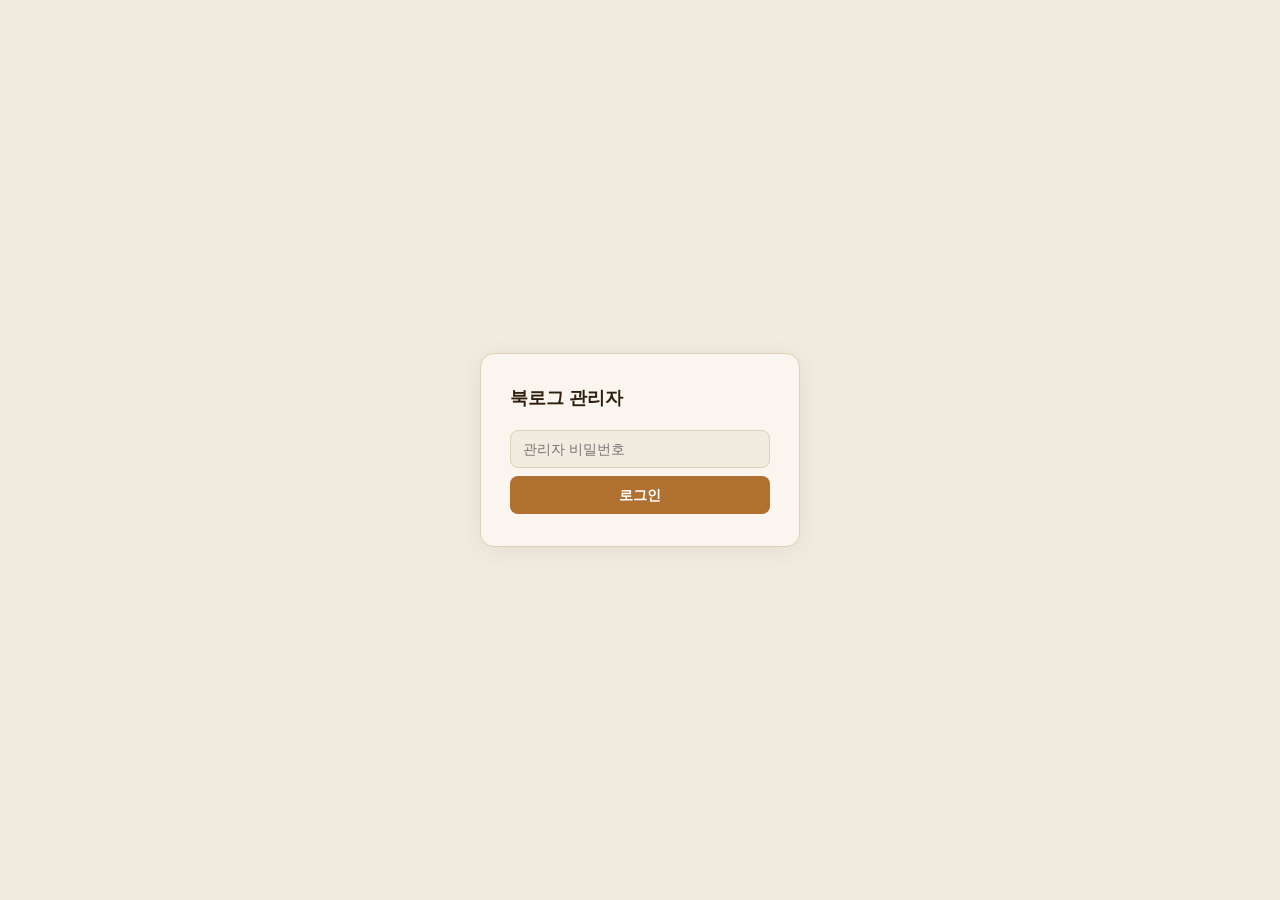
<file: admin.html>
<!DOCTYPE html>
<html lang="ko">
<head>
  <meta charset="UTF-8">
  <meta name="viewport" content="width=device-width, initial-scale=1.0">
  <title>북로그 관리자</title>
  <link rel="icon" type="image/svg+xml" href="favicon.svg">
  <style>
    *, *::before, *::after { box-sizing: border-box; }
    :root {
      --bg: #f2ece0; --card: #faf6ef; --border: #ddd0b8; --border2: #c8bca4;
      --acc: #b07030; --tx1: #2e1f0e; --tx2: #6b4c2a; --tx3: #a08c72;
      --ff: 'Apple SD Gothic Neo', 'Noto Sans KR', sans-serif;
    }
    body { margin: 0; background: var(--bg); font-family: var(--ff); color: var(--tx1); min-height: 100vh; }

    /* 로그인 */
    #login-screen { display: flex; align-items: center; justify-content: center; min-height: 100vh; padding: 1rem; }
    .login-card { background: var(--card); border: 1px solid var(--border); border-radius: 14px; padding: 2rem 1.8rem; width: 100%; max-width: 320px; box-shadow: 0 4px 24px rgba(70,40,10,.09); }
    .login-card h2 { margin: 0 0 1.3rem; font-size: 1.1rem; color: var(--tx1); }
    .input { width: 100%; padding: .6rem .75rem; border: 1.5px solid var(--border); border-radius: 8px; font-size: .88rem; font-family: var(--ff); background: var(--bg); color: var(--tx1); outline: none; margin-bottom: .55rem; }
    .input:focus { border-color: var(--acc); }
    .btn { width: 100%; padding: .6rem; border: none; border-radius: 8px; background: var(--acc); color: #fff; font-size: .9rem; font-family: var(--ff); font-weight: 600; cursor: pointer; transition: opacity .15s; }
    .btn:hover { opacity: .88; }
    .btn:disabled { opacity: .5; cursor: default; }
    .err { font-size: .72rem; color: #b8001f; margin-bottom: .4rem; }

    /* 관리 화면 */
    #admin-screen { display: none; padding: 1.2rem 1rem 3rem; max-width: 960px; margin: 0 auto; }
    .admin-header { display: flex; justify-content: space-between; align-items: center; margin-bottom: 1rem; }
    .admin-header h1 { margin: 0; font-size: 1.1rem; color: var(--tx1); }
    .btn-sm { padding: .3rem .7rem; border: 1px solid var(--border2); border-radius: 6px; background: none; font-size: .72rem; font-family: var(--ff); color: var(--tx3); cursor: pointer; transition: all .13s; }
    .btn-sm:hover { border-color: var(--acc); color: var(--acc); }

    /* 탭 */
    .tab-bar { display: flex; gap: 0; border-bottom: 2px solid var(--border); margin-bottom: 1.2rem; }
    .tab-btn { padding: .55rem 1.1rem; border: none; background: none; font-size: .82rem; font-family: var(--ff); color: var(--tx3); cursor: pointer; border-bottom: 2px solid transparent; margin-bottom: -2px; transition: all .13s; }
    .tab-btn.on { color: var(--acc); border-bottom-color: var(--acc); font-weight: 600; }
    .tab-btn:hover:not(.on) { color: var(--tx2); }

    /* 공통 컨트롤 */
    .filter-row { display: flex; gap: .4rem; margin-bottom: .75rem; flex-wrap: wrap; align-items: center; }
    .filter-btn { padding: .28rem .7rem; border: 1.5px solid var(--border); border-radius: 20px; background: none; font-size: .72rem; font-family: var(--ff); color: var(--tx3); cursor: pointer; transition: all .13s; }
    .filter-btn.on { border-color: var(--acc); color: var(--acc); background: #fff8f0; font-weight: 600; }
    .search-bar { display: flex; gap: .4rem; margin-bottom: 1rem; align-items: center; }
    .search-bar input { flex: 1; padding: .42rem .75rem; border: 1.5px solid var(--border); border-radius: 20px; font-size: .8rem; font-family: var(--ff); background: var(--card); color: var(--tx1); outline: none; }
    .search-bar input:focus { border-color: var(--acc); }
    .search-bar button { padding: .4rem .9rem; border: none; border-radius: 20px; background: var(--acc); color: #fff; font-size: .75rem; font-family: var(--ff); font-weight: 600; cursor: pointer; white-space: nowrap; }
    .search-clear { padding: .4rem .7rem; border: 1px solid var(--border2); border-radius: 20px; background: none; font-size: .75rem; font-family: var(--ff); color: var(--tx3); cursor: pointer; }
    .stats-row { display: flex; gap: .6rem; margin-bottom: 1.1rem; flex-wrap: wrap; }
    .stat-chip { background: var(--card); border: 1px solid var(--border); border-radius: 8px; padding: .45rem .8rem; font-size: .72rem; color: var(--tx2); }
    .stat-chip b { font-size: .88rem; color: var(--tx1); display: block; }
    .search-hint { font-size: .72rem; color: var(--acc); margin-left: .3rem; }

    /* 테이블 */
    table { width: 100%; border-collapse: collapse; background: var(--card); border-radius: 10px; overflow: hidden; }
    th { padding: .5rem .7rem; font-size: .67rem; letter-spacing: .04em; text-transform: uppercase; color: var(--tx3); font-weight: 600; background: var(--bg); text-align: left; border-bottom: 1px solid var(--border); }
    td { padding: .55rem .7rem; font-size: .78rem; border-bottom: 1px solid var(--border); vertical-align: middle; }
    tr:last-child td { border-bottom: none; }
    tr:hover td { background: #fffaf5; }
    .badge { display: inline-block; padding: .12rem .45rem; border-radius: 4px; font-size: .65rem; font-weight: 600; letter-spacing: .03em; }
    .badge-pending { background: #fff3cd; color: #856404; }
    .badge-confirmed { background: #d1e7dd; color: #0a5d2a; }
    .badge-cancelled { background: #f8d7da; color: #842029; }
    .badge-admin { background: #b07030; color: #fff; }
    .badge-user { background: #e8dcc8; color: #6b4c2a; }
    .badge-restricted { background: #f8d7da; color: #842029; font-weight: 700; }
    .badge-ok { background: #d1e7dd; color: #0a5d2a; }
    .badge-no { background: #f8d7da; color: #842029; }
    .code-cell { font-family: monospace; font-weight: 700; letter-spacing: .08em; color: var(--acc); }
    .plan-name { font-size: .72rem; color: var(--tx2); }
    .amt { font-weight: 700; color: var(--tx1); }
    .empty { text-align: center; padding: 2.5rem; font-size: .82rem; color: var(--tx3); }
    .loading { text-align: center; padding: 2rem; font-size: .82rem; color: var(--tx3); }

    /* 버튼류 */
    .btn-confirm { padding: .3rem .65rem; border: none; border-radius: 6px; background: var(--acc); color: #fff; font-size: .72rem; font-family: var(--ff); font-weight: 600; cursor: pointer; white-space: nowrap; transition: opacity .15s; }
    .btn-confirm:hover { opacity: .85; }
    .btn-confirm:disabled { opacity: .45; cursor: default; }
    .btn-danger { padding: .3rem .65rem; border: none; border-radius: 6px; background: #c0392b; color: #fff; font-size: .72rem; font-family: var(--ff); font-weight: 600; cursor: pointer; white-space: nowrap; transition: opacity .15s; }
    .btn-danger:hover { opacity: .85; }
    .btn-danger:disabled { opacity: .45; cursor: default; }
    .btn-ghost { padding: .28rem .55rem; border: 1px solid var(--border2); border-radius: 6px; background: none; font-size: .72rem; font-family: var(--ff); color: var(--tx2); cursor: pointer; white-space: nowrap; transition: all .13s; }
    .btn-ghost:hover { border-color: var(--acc); color: var(--acc); }
    .btn-ghost:disabled { opacity: .4; cursor: default; }
    .action-cell { display: flex; gap: .3rem; flex-wrap: wrap; }

    /* 페이지네이션 */
    .pagination { display: flex; justify-content: center; align-items: center; gap: .35rem; margin-top: .9rem; flex-wrap: wrap; }
    .pg-btn { padding: .28rem .6rem; border: 1px solid var(--border); border-radius: 6px; background: var(--card); font-size: .75rem; font-family: var(--ff); color: var(--tx2); cursor: pointer; transition: all .12s; }
    .pg-btn:hover { border-color: var(--acc); color: var(--acc); }
    .pg-btn.on { background: var(--acc); color: #fff; border-color: var(--acc); font-weight: 600; }
    .pg-btn:disabled { opacity: .35; cursor: default; }

    /* DM 모달 */
    .modal-overlay { position: fixed; inset: 0; background: rgba(0,0,0,.35); display: none; align-items: center; justify-content: center; z-index: 100; padding: 1rem; }
    .modal-overlay.open { display: flex; }
    .modal-box { background: var(--card); border-radius: 12px; padding: 1.4rem 1.3rem; width: 100%; max-width: 360px; box-shadow: 0 8px 32px rgba(0,0,0,.18); }
    .modal-box h3 { margin: 0 0 .8rem; font-size: .92rem; }
    .modal-box textarea { width: 100%; border: 1.5px solid var(--border); border-radius: 8px; padding: .5rem .65rem; font-size: .82rem; font-family: var(--ff); background: var(--bg); color: var(--tx1); resize: vertical; min-height: 90px; outline: none; margin-bottom: .6rem; }
    .modal-box textarea:focus { border-color: var(--acc); }
    .modal-footer { display: flex; gap: .5rem; justify-content: flex-end; }
    .modal-footer button { padding: .38rem .85rem; border-radius: 7px; font-size: .78rem; font-family: var(--ff); cursor: pointer; font-weight: 600; border: none; }
    .modal-cancel { background: var(--bg); color: var(--tx3); border: 1px solid var(--border2) !important; }
    .modal-send { background: var(--acc); color: #fff; }

    /* 분석 차트 */
    .chart-card { background: var(--card); border: 1px solid var(--border); border-radius: 10px; padding: .85rem 1rem; margin-bottom: 1rem; }
    .chart-title { font-size: .78rem; font-weight: 700; color: var(--tx2); margin-bottom: .65rem; display: flex; justify-content: space-between; align-items: center; flex-wrap: wrap; gap: .4rem; }
    .badge-invite { background: #d4edda; color: #155724; }
    .badge-purchase { background: #cce5ff; color: #004085; }
    .badge-both { background: #e2ccff; color: #4a0082; }

    @media (max-width: 640px) {
      td, th { padding: .4rem .4rem; font-size: .72rem; }
      th:nth-child(3), td:nth-child(3),
      th:nth-child(4), td:nth-child(4) { display: none; }
    }
  </style>
</head>
<body>

<!-- 로그인 -->
<div id="login-screen">
  <div class="login-card">
    <h2>북로그 관리자</h2>
    <div id="login-err" class="err" style="display:none;"></div>
    <input type="password" id="admin-pw" class="input" placeholder="관리자 비밀번호"
      onkeydown="if(event.key==='Enter')doLogin()">
    <button class="btn" onclick="doLogin()">로그인</button>
  </div>
</div>

<!-- 관리 화면 -->
<div id="admin-screen">
  <div class="admin-header">
    <h1>북로그 관리자</h1>
    <div style="display:flex;gap:.5rem;align-items:center;">
      <button class="btn-sm" onclick="refreshCurrent()">새로고침</button>
      <button class="btn-sm" onclick="doLogout()">로그아웃</button>
    </div>
  </div>

  <!-- 탭 -->
  <div class="tab-bar">
    <button class="tab-btn on" id="tab-payment" onclick="switchTab('payment')">결제 관리</button>
    <button class="tab-btn" id="tab-users" onclick="switchTab('users')">회원 관리</button>
    <button class="tab-btn" id="tab-analytics" onclick="switchTab('analytics')">분석</button>
  </div>

  <!-- ── 결제 관리 탭 ── -->
  <div id="section-payment">
    <div id="stats-row" class="stats-row"></div>
    <div class="filter-row">
      <button class="filter-btn on" data-filter="all" onclick="setFilter('all',this)">전체</button>
      <button class="filter-btn" data-filter="pending" onclick="setFilter('pending',this)">입금 대기</button>
      <button class="filter-btn" data-filter="confirmed" onclick="setFilter('confirmed',this)">확인 완료</button>
      <button class="filter-btn" data-filter="cancelled" onclick="setFilter('cancelled',this)">취소</button>
      <span id="pay-search-hint" class="search-hint" style="display:none;"></span>
    </div>
    <div class="search-bar">
      <input type="text" id="pay-search-input" placeholder="이메일 또는 입금코드 검색…"
        onkeydown="if(event.key==='Enter')doPaySearch()"
        oninput="if(!this.value.trim())clearPaySearch()">
      <button onclick="doPaySearch()">검색</button>
      <button class="search-clear" id="pay-clear-btn" style="display:none;" onclick="clearPaySearch()">✕ 초기화</button>
    </div>
    <div id="pay-table-wrap"><div class="loading">불러오는 중…</div></div>
    <div id="pay-pagination" class="pagination"></div>
  </div>

  <!-- ── 회원 관리 탭 ── -->
  <div id="section-users" style="display:none;">
    <div id="user-stats-row" class="stats-row"></div>
    <div class="search-bar">
      <input type="text" id="user-search-input" placeholder="이메일 또는 닉네임 검색…"
        oninput="filterUsers()">
      <span id="user-search-hint" class="search-hint" style="display:none;"></span>
    </div>
    <div id="user-table-wrap"><div class="loading">불러오는 중…</div></div>
    <div id="user-pagination" class="pagination"></div>
  </div>

  <!-- ── 분석 탭 ── -->
  <div id="section-analytics" style="display:none;">
    <div id="analytics-stats-row" class="stats-row"></div>

    <div class="chart-card">
      <div class="chart-title">가입 경로 분석</div>
      <div id="chart-join-type"><div class="loading">불러오는 중…</div></div>
    </div>

    <div class="chart-card">
      <div class="chart-title">
        <span>가입 추이</span>
        <span style="display:flex;gap:.3rem;">
          <button class="filter-btn on" id="trend-btn-day" onclick="setTrend('day',this)">일간 30일</button>
          <button class="filter-btn" id="trend-btn-month" onclick="setTrend('month',this)">월간 12개월</button>
          <button class="filter-btn" id="trend-btn-year" onclick="setTrend('year',this)">연간</button>
        </span>
      </div>
      <div id="chart-trend"></div>
    </div>

    <div class="chart-card">
      <div class="chart-title">가입 시간대 분포 (KST 기준)</div>
      <div id="chart-hour"></div>
    </div>

    <!-- ── 활동량 분석 구분선 ── -->
    <div style="display:flex;align-items:center;gap:.65rem;margin:1.3rem 0 .8rem;">
      <div style="flex:1;height:1px;background:var(--border);"></div>
      <span style="font-size:.7rem;font-weight:700;color:var(--tx3);letter-spacing:.08em;white-space:nowrap;">📊 활동량 분석</span>
      <div style="flex:1;height:1px;background:var(--border);"></div>
    </div>

    <div id="activity-stats-row" class="stats-row"></div>

    <!-- 접속 시간대 (last_sign_in_at 기반, 즉시 표시) -->
    <div class="chart-card">
      <div class="chart-title">접속 시간대 분포 (KST, 최근 로그인 기준)</div>
      <div id="chart-login-hour"><div class="loading">불러오는 중…</div></div>
    </div>

    <!-- 활동 시간대 (Edge Function) -->
    <div class="chart-card">
      <div class="chart-title">
        <span>활동 시간대 분포 (KST)</span>
        <span style="display:flex;gap:.3rem;">
          <button class="filter-btn on" id="act-btn-30" onclick="setActivityPeriod(30,this)">30일</button>
          <button class="filter-btn" id="act-btn-7" onclick="setActivityPeriod(7,this)">7일</button>
          <button class="filter-btn" id="act-btn-90" onclick="setActivityPeriod(90,this)">90일</button>
        </span>
      </div>
      <div id="chart-activity-hour"><div class="loading">불러오는 중…</div></div>
    </div>

    <!-- 요일별 활동 -->
    <div class="chart-card">
      <div class="chart-title">요일별 활동 분포</div>
      <div id="chart-activity-weekday"><div class="loading">불러오는 중…</div></div>
    </div>

    <!-- 일별 추이 (총 활동 / DAU 전환) -->
    <div class="chart-card">
      <div class="chart-title">
        <span>일별 추이</span>
        <span style="display:flex;gap:.3rem;">
          <button class="filter-btn on" id="daily-mode-total" onclick="setDailyMode('total',this)">총 활동</button>
          <button class="filter-btn" id="daily-mode-dau" onclick="setDailyMode('dau',this)">DAU</button>
        </span>
      </div>
      <div id="chart-activity-daily"><div class="loading">불러오는 중…</div></div>
    </div>

    <!-- 활동 유형 분포 -->
    <div class="chart-card">
      <div class="chart-title">활동 유형 분포 (기간 내)</div>
      <div id="chart-activity-types"><div class="loading">불러오는 중…</div></div>
    </div>

    <!-- TOP 10 활동 유저 -->
    <div class="chart-card">
      <div class="chart-title" id="top-users-title">최다 활동 유저 TOP 10</div>
      <div id="chart-top-users"><div class="loading">불러오는 중…</div></div>
    </div>
  </div>
</div>

<!-- 임시 비밀번호 모달 -->
<div class="modal-overlay" id="pw-modal">
  <div class="modal-box">
    <h3>🔐 임시 비밀번호 설정</h3>
    <div id="pw-target-label" style="font-size:.75rem;color:var(--tx3);margin-bottom:.5rem;"></div>
    <input type="text" id="pw-input" class="input" placeholder="임시 비밀번호 (6자 이상)" autocomplete="off" style="margin-bottom:.35rem;">
    <div style="font-size:.69rem;color:var(--tx3);margin-bottom:.5rem;">사용자는 로그인 후 앱에서 직접 비밀번호를 변경하도록 안내하세요.</div>
    <div id="pw-err" style="font-size:.7rem;color:#c0392b;margin-bottom:.4rem;display:none;"></div>
    <div class="modal-footer">
      <button class="modal-cancel" onclick="closePwModal()">취소</button>
      <button class="modal-send" onclick="doSetTempPw()">설정</button>
    </div>
  </div>
</div>

<!-- DM 모달 -->
<div class="modal-overlay" id="dm-modal">
  <div class="modal-box">
    <h3>📩 쪽지 보내기</h3>
    <div id="dm-target-label" style="font-size:.75rem;color:var(--tx3);margin-bottom:.5rem;"></div>
    <textarea id="dm-content" placeholder="메시지 내용…"></textarea>
    <div id="dm-err" style="font-size:.7rem;color:#c0392b;margin-bottom:.4rem;display:none;"></div>
    <div class="modal-footer">
      <button class="modal-cancel" onclick="closeDmModal()">취소</button>
      <button class="modal-send" onclick="sendDmFromAdmin()">보내기</button>
    </div>
  </div>
</div>

<script>
const SUPABASE_URL = 'https://xowlwzpoxrudgaoavkbr.supabase.co';
const SUPABASE_KEY = 'eyJhbGciOiJIUzI1NiIsInR5cCI6IkpXVCJ9.eyJpc3MiOiJzdXBhYmFzZSIsInJlZiI6Inhvd2x3enBveHJ1ZGdhb2F2a2JyIiwicm9sZSI6ImFub24iLCJpYXQiOjE3NzY2NTgxNjQsImV4cCI6MjA5MjIzNDE2NH0.Dlv8KYcQAieS1jQ9J6zjfsodco2U-m3ObuP5LXJPaVQ';
const PLAN_NAMES = { plan_a: '가입권 + 초대장 1장', plan_b: '가입권 + 초대장 2장', plan_c: '가입권 + 초대장 3장' };

const PER_PAGE = 20;
let _secret = '';
let _curTab = 'payment';

// ── 결제
let _payments = [], _filter = 'all', _paySearchQ = '', _payPage = 1;

// ── 회원
let _users = [], _userFiltered = [], _userSearchQ = '', _userPage = 1;
let _dmTarget = null;

// ── 인증
function doLogin() {
  const pw = document.getElementById('admin-pw').value.trim();
  if (!pw) return;
  _secret = pw;
  document.getElementById('login-screen').style.display = 'none';
  document.getElementById('admin-screen').style.display = 'block';
  loadPayments();
}
function doLogout() {
  _secret = ''; _payments = []; _users = [];
  document.getElementById('admin-screen').style.display = 'none';
  document.getElementById('login-screen').style.display = 'flex';
  document.getElementById('admin-pw').value = '';
}

// ── 탭 전환
function switchTab(tab) {
  _curTab = tab;
  document.querySelectorAll('.tab-btn').forEach(b => b.classList.remove('on'));
  document.getElementById('tab-' + tab).classList.add('on');
  document.getElementById('section-payment').style.display = tab === 'payment' ? '' : 'none';
  document.getElementById('section-users').style.display = tab === 'users' ? '' : 'none';
  document.getElementById('section-analytics').style.display = tab === 'analytics' ? '' : 'none';
  if (tab === 'users' && !_users.length) loadUsers();
  if (tab === 'analytics') { if (!_users.length) loadUsers(); else renderAnalytics(); }
}

function refreshCurrent() {
  if (_curTab === 'payment') loadPayments();
  else if (_curTab === 'analytics') { _activityStats = null; loadUsers(); loadActivityStats(); }
  else loadUsers();
}

// ─────────────────────────────────────────
// 결제 관리
// ─────────────────────────────────────────
async function callPayments(body) {
  return fetch(`${SUPABASE_URL}/functions/v1/admin-payments`, {
    method: 'POST',
    headers: { 'Content-Type': 'application/json', 'Authorization': `Bearer ${SUPABASE_KEY}`, 'x-admin-secret': _secret },
    body: JSON.stringify(body)
  });
}

function setFilter(f, el) {
  _filter = f; _payPage = 1;
  document.querySelectorAll('.filter-btn').forEach(b => b.classList.remove('on'));
  el.classList.add('on');
  renderPayTable();
}
function doPaySearch() {
  _paySearchQ = document.getElementById('pay-search-input').value.trim();
  _payPage = 1;
  document.getElementById('pay-clear-btn').style.display = _paySearchQ ? '' : 'none';
  renderPayTable();
}
function clearPaySearch() {
  _paySearchQ = ''; _payPage = 1;
  document.getElementById('pay-search-input').value = '';
  document.getElementById('pay-clear-btn').style.display = 'none';
  renderPayTable();
}
function getPayFiltered() {
  let list = _filter === 'all' ? _payments : _payments.filter(p => p.status === _filter);
  if (_paySearchQ) {
    const q = _paySearchQ.toLowerCase();
    list = list.filter(p => p.email?.toLowerCase().includes(q) || p.transfer_code?.toLowerCase().includes(q) || (p.codes||[]).some(c => c.toLowerCase().includes(q)));
  }
  return list;
}

async function loadPayments() {
  document.getElementById('pay-table-wrap').innerHTML = '<div class="loading">불러오는 중…</div>';
  document.getElementById('pay-pagination').innerHTML = '';
  try {
    const res = await callPayments({ action: 'list' });
    if (res.status === 401) { doLogout(); return; }
    const data = await res.json();
    if (!res.ok) throw new Error(data.error || 'fetch_failed');
    _payments = data.payments || [];
    renderPayStats();
    renderPayTable();
  } catch(e) {
    document.getElementById('pay-table-wrap').innerHTML = `<div class="empty">오류: ${e.message}</div>`;
  }
}
function renderPayStats() {
  const pending = _payments.filter(p => p.status === 'pending').length;
  const confirmed = _payments.filter(p => p.status === 'confirmed').length;
  const totalAmt = _payments.filter(p => p.status === 'confirmed').reduce((s,p) => s + p.amount, 0);
  document.getElementById('stats-row').innerHTML = `
    <div class="stat-chip"><b>${pending}</b>입금 대기</div>
    <div class="stat-chip"><b>${confirmed}</b>확인 완료</div>
    <div class="stat-chip"><b>${totalAmt.toLocaleString()}원</b>총 확인 금액</div>
    <div class="stat-chip"><b>${_payments.length}</b>전체</div>`;
}
function renderPayTable() {
  const filtered = getPayFiltered();
  const hint = document.getElementById('pay-search-hint');
  hint.style.display = _paySearchQ ? '' : 'none';
  if (_paySearchQ) hint.textContent = `"${_paySearchQ}" 검색 결과 ${filtered.length}건`;

  if (!filtered.length) {
    document.getElementById('pay-table-wrap').innerHTML = '<div class="empty">내역이 없습니다.</div>';
    document.getElementById('pay-pagination').innerHTML = '';
    return;
  }
  const totalPages = Math.ceil(filtered.length / PER_PAGE);
  if (_payPage > totalPages) _payPage = totalPages;
  const pageItems = filtered.slice((_payPage - 1) * PER_PAGE, _payPage * PER_PAGE);

  const rows = pageItems.map(p => {
    const date = new Date(p.created_at).toLocaleString('ko-KR', { month:'2-digit', day:'2-digit', hour:'2-digit', minute:'2-digit', hour12:false });
    const badge = p.status === 'pending' ? '<span class="badge badge-pending">입금 대기</span>'
      : p.status === 'confirmed' ? '<span class="badge badge-confirmed">확인 완료</span>'
      : '<span class="badge badge-cancelled">취소</span>';
    const confirmBtn = p.status === 'pending'
      ? `<button class="btn-confirm" id="cbtn-${p.id}" onclick="confirmPayment('${p.id}')">✓ 확인</button>`
      : p.status === 'confirmed'
        ? `<button class="btn-confirm" id="rbtn-${p.id}" onclick="resendEmail('${p.id}')" style="background:#6b8c6b;">📧 재발송</button>`
        : '—';
    return `<tr><td>${date}</td><td>${p.email}</td><td class="plan-name">${PLAN_NAMES[p.plan]||p.plan}</td><td class="amt">${p.amount.toLocaleString()}원</td><td class="code-cell">${p.transfer_code}</td><td>${badge}</td><td>${confirmBtn}</td></tr>`;
  }).join('');

  document.getElementById('pay-table-wrap').innerHTML = `
    <table><thead><tr><th>신청일시</th><th>이메일</th><th>플랜</th><th>금액</th><th>입금코드</th><th>상태</th><th>처리</th></tr></thead>
    <tbody>${rows}</tbody></table>`;
  renderPagination('pay', totalPages, _payPage, () => renderPayTable());
}

async function resendEmail(id) {
  const btn = document.getElementById(`rbtn-${id}`);
  if (btn) { btn.disabled = true; btn.textContent = '발송 중…'; }
  try {
    const res = await callPayments({ action: 'resend_email', payment_id: id });
    const data = await res.json();
    if (!res.ok) alert('발송 오류: ' + (data.error||res.status) + (data.detail ? '\n' + JSON.stringify(data.detail) : ''));
    else alert('이메일이 재발송되었습니다.');
  } catch(e) { alert('네트워크 오류: ' + e.message); }
  finally { if (btn) { btn.disabled = false; btn.textContent = '📧 재발송'; } }
}

async function confirmPayment(id) {
  const btn = document.getElementById(`cbtn-${id}`);
  if (btn) { btn.disabled = true; btn.textContent = '처리 중…'; }
  try {
    const res = await callPayments({ action: 'confirm', payment_id: id });
    const data = await res.json();
    if (!res.ok) { alert('오류: ' + (data.error||res.status)); if (btn) { btn.disabled = false; btn.textContent = '✓ 확인'; } return; }
    await loadPayments();
  } catch(e) { alert('네트워크 오류: ' + e.message); if (btn) { btn.disabled = false; btn.textContent = '✓ 확인'; } }
}

// ─────────────────────────────────────────
// 회원 관리
// ─────────────────────────────────────────
async function callUsers(body) {
  return fetch(`${SUPABASE_URL}/functions/v1/admin-users`, {
    method: 'POST',
    headers: { 'Content-Type': 'application/json', 'Authorization': `Bearer ${SUPABASE_KEY}`, 'x-admin-secret': _secret },
    body: JSON.stringify(body)
  });
}

async function loadUsers() {
  document.getElementById('user-table-wrap').innerHTML = '<div class="loading">불러오는 중…</div>';
  document.getElementById('user-pagination').innerHTML = '';
  try {
    const res = await callUsers({ action: 'list' });
    if (res.status === 401) { doLogout(); return; }
    const data = await res.json();
    if (!res.ok) throw new Error(data.error || 'fetch_failed');
    _users = data.users || [];
    _userFiltered = _users;
    renderUserStats();
    renderUserTable();
    if (_curTab === 'analytics') renderAnalytics();
  } catch(e) {
    document.getElementById('user-table-wrap').innerHTML = `<div class="empty">오류: ${e.message}</div>`;
  }
}

function filterUsers() {
  const q = document.getElementById('user-search-input').value.trim().toLowerCase();
  _userSearchQ = q;
  _userPage = 1;
  _userFiltered = q
    ? _users.filter(u =>
        u.email.toLowerCase().includes(q) ||
        u.display_name.toLowerCase().includes(q) ||
        (u.join_code||'').toLowerCase().includes(q))
    : _users;
  const hint = document.getElementById('user-search-hint');
  hint.style.display = q ? '' : 'none';
  if (q) hint.textContent = `${_userFiltered.length}명`;
  renderUserTable();
}

function renderUserStats() {
  const total = _users.length;
  const admins = _users.filter(u => u.role === 'admin').length;
  const confirmed = _users.filter(u => u.email_confirmed).length;
  const d = new Date(); d.setDate(d.getDate() - 7);
  const recent = _users.filter(u => new Date(u.created_at) > d).length;
  document.getElementById('user-stats-row').innerHTML = `
    <div class="stat-chip"><b>${total}</b>전체 회원</div>
    <div class="stat-chip"><b>${recent}</b>최근 7일 가입</div>
    <div class="stat-chip"><b>${confirmed}</b>이메일 인증</div>
    <div class="stat-chip"><b>${admins}</b>관리자</div>`;
}

function renderUserTable() {
  const list = _userFiltered;
  if (!list.length) {
    document.getElementById('user-table-wrap').innerHTML = '<div class="empty">회원이 없습니다.</div>';
    document.getElementById('user-pagination').innerHTML = '';
    return;
  }
  const totalPages = Math.ceil(list.length / PER_PAGE);
  if (_userPage > totalPages) _userPage = totalPages;
  const pageItems = list.slice((_userPage - 1) * PER_PAGE, _userPage * PER_PAGE);

  const rows = pageItems.map(u => {
    const joinDate = new Date(u.created_at).toLocaleDateString('ko-KR', { year:'2-digit', month:'2-digit', day:'2-digit' });
    const lastLogin = u.last_sign_in_at
      ? new Date(u.last_sign_in_at).toLocaleDateString('ko-KR', { month:'2-digit', day:'2-digit' })
      : '—';
    const roleBadge = u.role === 'admin' ? '<span class="badge badge-admin">관리자</span>'
      : u.role === 'restricted' ? '<span class="badge badge-restricted">제한됨</span>'
      : '<span class="badge badge-user">일반</span>';
    const joinBadge = u.join_type === 'invite' ? '<span class="badge badge-invite">초대</span>'
      : u.join_type === 'purchase' ? '<span class="badge badge-purchase">구매</span>'
      : u.join_type === 'both' ? '<span class="badge badge-both">초대+구매</span>'
      : '';
    const emailBadge = u.email_confirmed ? '<span class="badge badge-ok">인증</span>' : '<span class="badge badge-no">미인증</span>';
    const codeTd = u.join_code ? `<span class="code-cell" style="font-size:.72rem;">${esc(u.join_code)}</span>` : '—';
    const uid = escAttr(u.id), email = escAttr(u.email), name = escAttr(u.display_name);
    const restrictBtn = u.role === 'restricted'
      ? `<button class="btn-ghost" onclick="setUserRole('${uid}','${name}','user')" style="color:#0a5d2a;">✅ 제한해제</button>`
      : `<button class="btn-ghost" onclick="setUserRole('${uid}','${name}','restricted')" style="color:#842029;">🚫 제한</button>`;
    return `<tr${u.role==='restricted'?' style="background:#fff5f5;"':''}>
      <td style="max-width:120px;overflow:hidden;text-overflow:ellipsis;white-space:nowrap;" title="${name}">${esc(u.display_name)}</td>
      <td style="max-width:180px;overflow:hidden;text-overflow:ellipsis;white-space:nowrap;" title="${email}">${esc(u.email)}</td>
      <td>${roleBadge} ${joinBadge}</td>
      <td>${emailBadge}</td>
      <td>${codeTd}</td>
      <td>${joinDate}</td>
      <td>${lastLogin}</td>
      <td>
        <div class="action-cell">
          ${restrictBtn}
          <button class="btn-ghost" onclick="openPwModal('${uid}','${name}')" title="임시 비밀번호 설정">🔐 임시PW</button>
          <button class="btn-ghost" onclick="sendPwReset('${email}')" title="비밀번호 재설정 이메일 발송">🔑 재설정</button>
          <button class="btn-ghost" onclick="openDmModal('${uid}','${name}')" title="쪽지 보내기">💬 쪽지</button>
          <button class="btn-ghost" onclick="addInviteCodes('${uid}','${name}')" title="초대권 지급" style="color:#3d9970;border-color:#3d9970;">🎁 초대권</button>
          <button class="btn-danger" onclick="deleteUser('${uid}','${name}')">삭제</button>
        </div>
      </td>
    </tr>`;
  }).join('');

  document.getElementById('user-table-wrap').innerHTML = `
    <table><thead><tr>
      <th>닉네임</th><th>이메일</th><th>역할</th><th>이메일</th><th>가입코드</th><th>가입일</th><th>최근 로그인</th><th>관리</th>
    </tr></thead><tbody>${rows}</tbody></table>`;
  renderPagination('user', totalPages, _userPage, () => renderUserTable());
}

function esc(s) { return String(s||'').replace(/&/g,'&amp;').replace(/</g,'&lt;').replace(/>/g,'&gt;'); }
function escAttr(s) { return String(s||'').replace(/'/g,"\\'"); }

async function sendPwReset(email) {
  if (!confirm(`${email} 에 비밀번호 재설정 링크를 발송할까요?`)) return;
  try {
    const res = await callUsers({ action: 'send_pw_reset', email });
    const data = await res.json();
    if (!res.ok) alert('오류: ' + (data.error||'') + (data.detail ? '\n'+JSON.stringify(data.detail):''));
    else alert('재설정 이메일을 발송했습니다.');
  } catch(e) { alert('네트워크 오류: ' + e.message); }
}

async function setUserRole(userId, displayName, role) {
  const label = role === 'restricted' ? '제한' : '제한 해제';
  if (!confirm(`"${displayName}" 계정을 ${label}할까요?`)) return;
  try {
    const res = await callUsers({ action: 'set_role', user_id: userId, role });
    const data = await res.json();
    if (!res.ok) { alert('오류: ' + (data.error||'') + (data.detail ? '\n'+data.detail:'')); return; }
    await loadUsers();
  } catch(e) { alert('네트워크 오류: ' + e.message); }
}

async function deleteUser(userId, displayName) {
  if (!confirm(`"${displayName}" 계정을 삭제할까요?\n\n이 작업은 되돌릴 수 없습니다.\n(책, 문장 기록은 별도로 남을 수 있어요)`)) return;
  if (!confirm(`마지막 확인: "${displayName}" 계정을 정말 삭제하나요?`)) return;
  try {
    const res = await callUsers({ action: 'delete', user_id: userId });
    const data = await res.json();
    if (!res.ok) { alert('삭제 오류: ' + (data.error||'') + (data.detail ? '\n'+data.detail:'')); return; }
    alert('삭제됐습니다.');
    await loadUsers();
  } catch(e) { alert('네트워크 오류: ' + e.message); }
}

// ── 임시 비밀번호 모달
let _pwTarget = null;
function openPwModal(userId, displayName) {
  _pwTarget = { id: userId, name: displayName };
  document.getElementById('pw-target-label').textContent = `대상: ${displayName}`;
  document.getElementById('pw-input').value = '';
  document.getElementById('pw-err').style.display = 'none';
  document.getElementById('pw-modal').classList.add('open');
  setTimeout(() => document.getElementById('pw-input').focus(), 50);
}
function closePwModal() {
  document.getElementById('pw-modal').classList.remove('open');
  _pwTarget = null;
}
async function doSetTempPw() {
  if (!_pwTarget) return;
  const pw = document.getElementById('pw-input').value.trim();
  const errEl = document.getElementById('pw-err');
  if (!pw) { errEl.textContent = '비밀번호를 입력해주세요.'; errEl.style.display = ''; return; }
  if (pw.length < 6) { errEl.textContent = '6자 이상이어야 합니다.'; errEl.style.display = ''; return; }
  errEl.style.display = 'none';
  try {
    const res = await callUsers({ action: 'set_password', user_id: _pwTarget.id, password: pw });
    const data = await res.json();
    if (!res.ok) { errEl.textContent = '오류: ' + (data.error||'') + (data.detail ? ' — '+data.detail:''); errEl.style.display = ''; return; }
    closePwModal();
    alert(`${_pwTarget.name}님의 임시 비밀번호가 설정됐습니다.\n\n임시 비밀번호: ${pw}\n\n사용자에게 직접 전달 후 변경하도록 안내하세요.`);
  } catch(e) { errEl.textContent = '네트워크 오류: ' + e.message; errEl.style.display = ''; }
}

// ── DM 모달
function openDmModal(userId, displayName) {
  _dmTarget = { id: userId, name: displayName };
  document.getElementById('dm-target-label').textContent = `받는 사람: ${displayName}`;
  document.getElementById('dm-content').value = '';
  document.getElementById('dm-err').style.display = 'none';
  document.getElementById('dm-modal').classList.add('open');
}
function closeDmModal() {
  document.getElementById('dm-modal').classList.remove('open');
  _dmTarget = null;
}
async function sendDmFromAdmin() {
  if (!_dmTarget) return;
  const content = document.getElementById('dm-content').value.trim();
  const errEl = document.getElementById('dm-err');
  if (!content) { errEl.textContent = '내용을 입력해주세요.'; errEl.style.display = ''; return; }
  errEl.style.display = 'none';
  try {
    const res = await callUsers({ action: 'send_dm', user_id: _dmTarget.id, message: content });
    const data = await res.json();
    if (!res.ok) { errEl.textContent = '오류: ' + (data.error||''); errEl.style.display = ''; return; }
    closeDmModal();
    alert(`${_dmTarget.name}님에게 쪽지를 보냈습니다.`);
  } catch(e) { errEl.textContent = '네트워크 오류: ' + e.message; errEl.style.display = ''; }
}

// ── 공통 페이지네이션
function renderPagination(ns, totalPages, curPage, onGo) {
  const pg = document.getElementById(ns + '-pagination');
  if (!pg) return;
  if (totalPages <= 1) { pg.innerHTML = ''; return; }
  let html = `<button class="pg-btn" onclick="goPg('${ns}',${curPage-1})" ${curPage===1?'disabled':''}>‹</button>`;
  for (let i = 1; i <= totalPages; i++) {
    if (totalPages > 7 && i > 2 && i < totalPages - 1 && Math.abs(i - curPage) > 1) {
      if (i === 3 || i === totalPages - 2) html += `<span style="padding:0 .2rem;color:var(--tx3);">…</span>`;
      continue;
    }
    html += `<button class="pg-btn ${i===curPage?'on':''}" onclick="goPg('${ns}',${i})">${i}</button>`;
  }
  html += `<button class="pg-btn" onclick="goPg('${ns}',${curPage+1})" ${curPage===totalPages?'disabled':''}>›</button>`;
  html += `<span style="font-size:.7rem;color:var(--tx3);margin-left:.3rem;">${curPage}/${totalPages}</span>`;
  pg.innerHTML = html;
}
function goPg(ns, p) {
  if (ns === 'pay') { _payPage = p; renderPayTable(); }
  else { _userPage = p; renderUserTable(); }
  window.scrollTo({ top: 0, behavior: 'smooth' });
}

// ─────────────────────────────────────────
// 분석
// ─────────────────────────────────────────
let _trendPeriod = 'day';
let _activityStats = null;
let _actPeriod = 30;
let _dailyMode = 'total';

function setTrend(period, el) {
  _trendPeriod = period;
  ['trend-btn-day','trend-btn-month','trend-btn-year'].forEach(id => {
    const btn = document.getElementById(id);
    if (btn) btn.classList.toggle('on', id === `trend-btn-${period}`);
  });
  renderTrendChart();
}

function setActivityPeriod(days, btn) {
  _actPeriod = days;
  [7, 30, 90].forEach(d => {
    const b = document.getElementById(`act-btn-${d}`);
    if (b) b.classList.toggle('on', d === days);
  });
  _activityStats = null;
  loadActivityStats();
}

function setDailyMode(mode, btn) {
  _dailyMode = mode;
  ['total','dau'].forEach(m => {
    const b = document.getElementById(`daily-mode-${m}`);
    if (b) b.classList.toggle('on', m === mode);
  });
  if (_activityStats) renderActivityDailyChart();
}

function renderAnalytics() {
  renderAnalyticsStats();
  renderJoinTypeChart();
  renderTrendChart();
  renderHourChart();
  renderLoginHourChart();
  if (!_activityStats) loadActivityStats();
  else renderActivityCharts();
}

function renderAnalyticsStats() {
  const total = _users.length;
  const now = new Date();
  const day7 = new Date(now.getTime() - 7*24*3600*1000);
  const day30 = new Date(now.getTime() - 30*24*3600*1000);
  const recent7 = _users.filter(u => new Date(u.created_at) >= day7).length;
  const recent30 = _users.filter(u => new Date(u.created_at) >= day30).length;
  const invite = _users.filter(u => u.join_type === 'invite' || u.join_type === 'both').length;
  const purchase = _users.filter(u => u.join_type === 'purchase' || u.join_type === 'both').length;
  document.getElementById('analytics-stats-row').innerHTML = `
    <div class="stat-chip"><b>${total}</b>전체 회원</div>
    <div class="stat-chip"><b>${recent7}</b>최근 7일 가입</div>
    <div class="stat-chip"><b>${recent30}</b>최근 30일 가입</div>
    <div class="stat-chip"><b>${invite}</b>초대 가입</div>
    <div class="stat-chip"><b>${purchase}</b>구매 가입</div>`;
}

function renderJoinTypeChart() {
  const needsRedeploy = _users.length > 0 && _users.every(u => !u.join_type);
  if (needsRedeploy) {
    document.getElementById('chart-join-type').innerHTML = `<div style="font-size:.75rem;color:var(--tx3);padding:.3rem 0;">📌 가입 경로 표시를 위해 Supabase 대시보드에서 <b>admin-users Edge Function을 재배포</b>해주세요.</div>`;
    return;
  }
  const total = _users.length || 1;
  const groups = [
    { label: '초대로만 가입', key: 'invite', color: '#3d9970' },
    { label: '구매로만 가입', key: 'purchase', color: '#2176ae' },
    { label: '초대 + 구매', key: 'both', color: '#9b59b6' },
    { label: '미분류 (관리자 등)', key: 'unknown', color: '#a08c72' },
  ];
  const html = groups.map(g => {
    const cnt = _users.filter(u => u.join_type === g.key).length;
    const pct = Math.round((cnt / total) * 100);
    return `<div style="margin-bottom:.55rem;">
      <div style="display:flex;justify-content:space-between;font-size:.72rem;margin-bottom:.22rem;">
        <span style="color:var(--tx1);">${g.label}</span>
        <span style="color:var(--tx3);">${cnt}명&nbsp;(${pct}%)</span>
      </div>
      <div style="background:var(--bg);border-radius:4px;height:10px;overflow:hidden;">
        <div style="height:100%;width:${pct}%;background:${g.color};border-radius:4px;min-width:${cnt?'3px':'0'};"></div>
      </div>
    </div>`;
  }).join('');
  document.getElementById('chart-join-type').innerHTML = html;
}

function kstDayKey(isoStr) {
  const d = new Date(new Date(isoStr).getTime() + 9 * 3600 * 1000);
  return `${d.getUTCFullYear()}-${String(d.getUTCMonth()+1).padStart(2,'0')}-${String(d.getUTCDate()).padStart(2,'0')}`;
}

function kstMonthKey(isoStr) {
  const d = new Date(new Date(isoStr).getTime() + 9 * 3600 * 1000);
  return `${d.getUTCFullYear()}-${String(d.getUTCMonth()+1).padStart(2,'0')}`;
}

function renderTrendChart() {
  const now = new Date();
  let items = [];

  if (_trendPeriod === 'day') {
    const dayCounts = {};
    _users.forEach(u => { const k = kstDayKey(u.created_at); dayCounts[k] = (dayCounts[k]||0)+1; });
    const kstNow = new Date(now.getTime() + 9*3600*1000);
    for (let i = 29; i >= 0; i--) {
      const d = new Date(Date.UTC(kstNow.getUTCFullYear(), kstNow.getUTCMonth(), kstNow.getUTCDate() - i));
      const key = `${d.getUTCFullYear()}-${String(d.getUTCMonth()+1).padStart(2,'0')}-${String(d.getUTCDate()).padStart(2,'0')}`;
      const label = `${d.getUTCMonth()+1}/${d.getUTCDate()}`;
      const shortLabel = (i === 29 || i === 0 || i % 7 === 0) ? label : '';
      items.push({ label, shortLabel, value: dayCounts[key]||0 });
    }
  } else if (_trendPeriod === 'month') {
    const moCounts = {};
    _users.forEach(u => { const k = kstMonthKey(u.created_at); moCounts[k] = (moCounts[k]||0)+1; });
    for (let i = 11; i >= 0; i--) {
      const d = new Date(now.getFullYear(), now.getMonth() - i, 1);
      const key = `${d.getFullYear()}-${String(d.getMonth()+1).padStart(2,'0')}`;
      const label = `${String(d.getFullYear()).slice(2)}/${String(d.getMonth()+1).padStart(2,'0')}`;
      items.push({ label, value: moCounts[key]||0 });
    }
  } else {
    const yrCounts = {};
    _users.forEach(u => { const y = new Date(u.created_at).getFullYear(); yrCounts[y] = (yrCounts[y]||0)+1; });
    const years = Object.keys(yrCounts).map(Number).sort();
    if (!years.length) years.push(now.getFullYear());
    years.forEach(y => items.push({ label: String(y), value: yrCounts[y]||0 }));
  }

  document.getElementById('chart-trend').innerHTML = makeBarChart(items);
}

function renderHourChart() {
  const hourCounts = Array(24).fill(0);
  _users.forEach(u => { hourCounts[(new Date(u.created_at).getUTCHours() + 9) % 24]++; });
  const items = hourCounts.map((v, h) => ({
    label: `${h}시`,
    shortLabel: h % 6 === 0 ? `${h}시` : (h % 3 === 0 ? `${h}` : ''),
    value: v,
  }));
  document.getElementById('chart-hour').innerHTML = makeBarChart(items);
}

function makeBarChart(items, barH = 100, unit = '명') {
  if (!items.length) return '<div style="text-align:center;padding:1rem;font-size:.78rem;color:var(--tx3);">데이터 없음</div>';
  const maxVal = Math.max(...items.map(i => i.value), 1);
  const bars = items.map(item => {
    const filled = Math.max(Math.round((item.value / maxVal) * barH), item.value ? 3 : 0);
    const spacer = barH - filled;
    const lbl = item.shortLabel !== undefined ? item.shortLabel : item.label;
    const valLabel = item.value ? (item.value >= 1000 ? `${(item.value/1000).toFixed(1)}k` : item.value) : '';
    return `<div style="flex:1;min-width:0;display:flex;flex-direction:column;align-items:center;" title="${item.label}: ${item.value}${unit}">
      <span style="font-size:.5rem;color:var(--acc);display:block;height:12px;line-height:12px;text-align:center;font-weight:600;">${valLabel}</span>
      <div style="height:${spacer}px;"></div>
      <div style="width:calc(100% - 2px);max-width:32px;height:${filled}px;background:linear-gradient(to top,var(--acc),#e8943a);border-radius:3px 3px 0 0;"></div>
      <div style="width:100%;font-size:.48rem;color:var(--tx3);text-align:center;margin-top:4px;overflow:hidden;text-overflow:ellipsis;white-space:nowrap;">${lbl}</div>
    </div>`;
  }).join('');
  return `<div style="display:flex;gap:1px;overflow-x:hidden;padding-bottom:2px;border-bottom:1px solid var(--border);">${bars}</div>`;
}

// ─────────────────────────────────────────
// 활동량 분석
// ─────────────────────────────────────────
const ACT_IDS = ['chart-activity-hour','chart-activity-weekday','chart-activity-daily','chart-activity-types','chart-top-users'];

async function loadActivityStats() {
  ACT_IDS.forEach(id => { const el = document.getElementById(id); if (el) el.innerHTML = '<div class="loading">불러오는 중…</div>'; });
  document.getElementById('activity-stats-row').innerHTML = '';
  try {
    const res = await callUsers({ action: 'activity_stats', days: _actPeriod });
    const data = await res.json();
    if (!res.ok) {
      if (data.error === 'unknown_action') throw new Error('Edge Function 재배포 필요 — Supabase 대시보드 → Edge Functions → admin-users → Deploy 클릭');
      throw new Error(data.error || '로드 실패');
    }
    _activityStats = data;
    renderActivityCharts();
  } catch(e) {
    const msg = `<div class="empty" style="font-size:.75rem;">${e.message}</div>`;
    ACT_IDS.forEach(id => { const el = document.getElementById(id); if (el) el.innerHTML = msg; });
  }
}

function renderActivityCharts() {
  if (!_activityStats) return;
  renderActivityStats();
  renderActivityHourChart();
  renderActivityWeekdayChart();
  renderActivityDailyChart();
  renderActivityTypesChart();
  renderTopUsersChart();
}

function renderActivityStats() {
  const { totals, daily } = _activityStats;
  const periodTotal = Object.values(daily || {}).reduce((s, d) => s + d.total, 0);
  const periodDau = new Set(Object.values(daily || {}).flatMap(d => Array(d.dau).fill(null))).size; // rough
  document.getElementById('activity-stats-row').innerHTML = `
    <div class="stat-chip"><b>${totals.books.toLocaleString()}</b>전체 책 기록</div>
    <div class="stat-chip"><b>${totals.posts.toLocaleString()}</b>전체 게시글</div>
    <div class="stat-chip"><b>${totals.quotes.toLocaleString()}</b>전체 문장</div>
    <div class="stat-chip"><b>${totals.comments.toLocaleString()}</b>전체 댓글</div>
    <div class="stat-chip"><b>${periodTotal.toLocaleString()}</b>최근 ${_actPeriod}일 활동</div>
    <div class="stat-chip"><b>${Math.round(periodTotal / _actPeriod * 10) / 10}</b>일평균 활동</div>`;
}

function renderLoginHourChart() {
  if (!_users.length) { document.getElementById('chart-login-hour').innerHTML = '<div class="empty">데이터 없음</div>'; return; }
  const hours = Array(24).fill(0);
  _users.filter(u => u.last_sign_in_at).forEach(u => { hours[(new Date(u.last_sign_in_at).getUTCHours() + 9) % 24]++; });
  document.getElementById('chart-login-hour').innerHTML = makeBarChart(
    hours.map((v, h) => ({ label:`${h}시`, shortLabel: h%6===0?`${h}시`:h%3===0?`${h}`:'', value:v }))
  );
}

function renderActivityHourChart() {
  document.getElementById('chart-activity-hour').innerHTML = makeBarChart(
    (_activityStats.by_hour||Array(24).fill(0)).map((v,h) => ({ label:`${h}시`, shortLabel:h%6===0?`${h}시`:h%3===0?`${h}`:'', value:v })),
    100, '회'
  );
}

function renderActivityWeekdayChart() {
  const DAYS = ['월','화','수','목','금','토','일'];
  document.getElementById('chart-activity-weekday').innerHTML = makeBarChart(
    (_activityStats.by_weekday||Array(7).fill(0)).map((v,i) => ({ label:DAYS[i], shortLabel:DAYS[i], value:v })),
    100, '회'
  );
}

function renderActivityDailyChart() {
  const daily = _activityStats.daily || {};
  const kstNow = new Date(Date.now() + 9*3600*1000);
  const items = [];
  for (let i = _actPeriod-1; i >= 0; i--) {
    const d = new Date(Date.UTC(kstNow.getUTCFullYear(), kstNow.getUTCMonth(), kstNow.getUTCDate()-i));
    const key = `${d.getUTCFullYear()}-${String(d.getUTCMonth()+1).padStart(2,'0')}-${String(d.getUTCDate()).padStart(2,'0')}`;
    const label = `${d.getUTCMonth()+1}/${d.getUTCDate()}`;
    const shortLabel = (i===_actPeriod-1||i===0||i%7===0) ? label : '';
    items.push({ label, shortLabel, value: _dailyMode==='dau' ? (daily[key]?.dau||0) : (daily[key]?.total||0) });
  }
  document.getElementById('chart-activity-daily').innerHTML = makeBarChart(items, 100, _dailyMode==='dau' ? '명' : '회');
}

function renderActivityTypesChart() {
  const daily = _activityStats.daily || {};
  let bk=0, pt=0, qt=0, cm=0;
  for (const d of Object.values(daily)) { bk+=d.books; pt+=d.posts; qt+=d.quotes; cm+=d.comments; }
  const total = bk+pt+qt+cm || 1;
  const groups = [
    { label:'📚 책 기록', count:bk, color:'#3d9970' },
    { label:'✍️ 게시글', count:pt, color:'#2176ae' },
    { label:'✨ 문장',   count:qt, color:'#9b59b6' },
    { label:'💬 댓글',   count:cm, color:'#c0392b' },
  ];
  document.getElementById('chart-activity-types').innerHTML = groups.map(g => {
    const pct = Math.round((g.count/total)*100);
    return `<div style="margin-bottom:.55rem;">
      <div style="display:flex;justify-content:space-between;font-size:.72rem;margin-bottom:.22rem;">
        <span>${g.label}</span>
        <span style="color:var(--tx3);">${g.count.toLocaleString()}회&nbsp;(${pct}%)</span>
      </div>
      <div style="background:var(--bg);border-radius:4px;height:10px;overflow:hidden;">
        <div style="height:100%;width:${pct}%;background:${g.color};border-radius:4px;min-width:${g.count?'3px':'0'};"></div>
      </div>
    </div>`;
  }).join('');
}

function renderTopUsersChart() {
  const users = _activityStats.top_users || [];
  const el = document.getElementById('chart-top-users');
  if (!users.length) { el.innerHTML = '<div class="empty">데이터 없음</div>'; return; }
  const rows = users.map((u,i) => `<tr>
    <td style="color:var(--tx3);width:1.8rem;">${i+1}</td>
    <td><b>${esc(u.display_name)}</b></td>
    <td style="text-align:center;">${u.books}</td>
    <td style="text-align:center;">${u.posts}</td>
    <td style="text-align:center;">${u.quotes}</td>
    <td style="text-align:center;">${u.comments}</td>
    <td style="text-align:center;font-weight:700;color:var(--acc);">${u.total}</td>
  </tr>`).join('');
  el.innerHTML = `<div style="overflow-x:auto;"><table style="font-size:.75rem;min-width:360px;">
    <thead><tr><th>#</th><th>닉네임</th><th style="text-align:center;">📚</th><th style="text-align:center;">✍️</th><th style="text-align:center;">✨</th><th style="text-align:center;">💬</th><th style="text-align:center;">합계</th></tr></thead>
    <tbody>${rows}</tbody></table></div>`;
  document.getElementById('top-users-title').textContent = `최다 활동 유저 TOP 10 (최근 ${_actPeriod}일)`;
}

// ── 초대권 지급
async function addInviteCodes(userId, displayName) {
  const count = prompt(`"${displayName}"님에게 초대권을 몇 장 지급할까요?`, '2');
  if (count === null) return;
  const n = parseInt(count);
  if (isNaN(n) || n < 1 || n > 10) { alert('1~10 사이 숫자를 입력해주세요.'); return; }
  try {
    const res = await callUsers({ action: 'add_invite_codes', user_id: userId, count: n });
    const data = await res.json();
    if (!res.ok) { alert('오류: ' + (data.error||'') + (data.detail ? '\n'+data.detail:'')); return; }
    alert(`${displayName}님에게 초대권 ${n}장이 지급됐습니다.\n\n코드 목록:\n${data.codes.join('\n')}`);
  } catch(e) { alert('네트워크 오류: ' + e.message); }
}

// ESC로 모달 닫기
document.addEventListener('keydown', e => { if (e.key === 'Escape') { closeDmModal(); closePwModal(); } });
document.getElementById('dm-modal').addEventListener('click', e => { if (e.target === e.currentTarget) closeDmModal(); });
document.getElementById('pw-modal').addEventListener('click', e => { if (e.target === e.currentTarget) closePwModal(); });
</script>
</body>
</html>
</file>
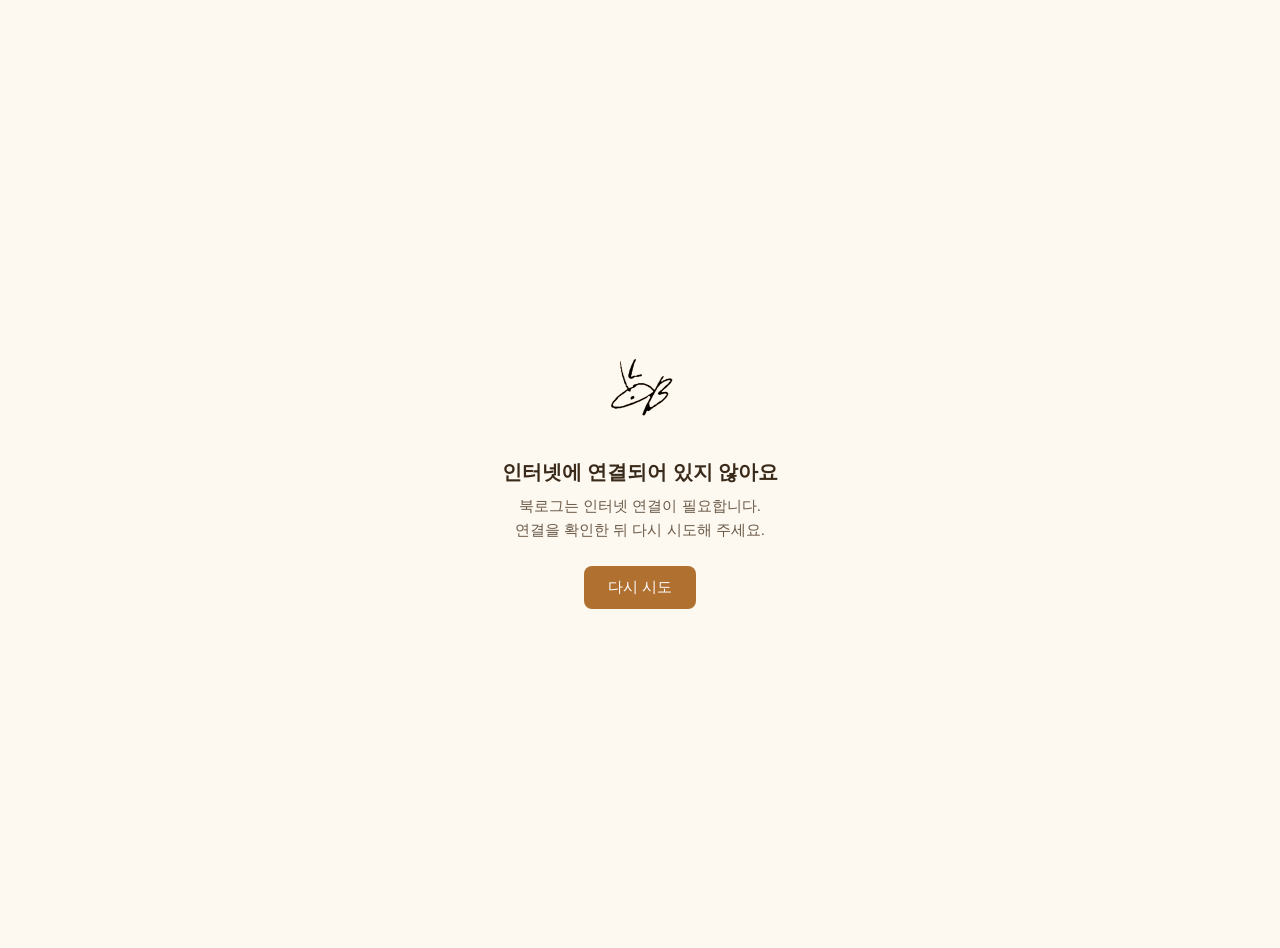
<file: offline.html>
<!DOCTYPE html>
<html lang="ko">
<head>
  <meta charset="UTF-8">
  <meta name="viewport" content="width=device-width, initial-scale=1.0">
  <title>오프라인 — 북로그</title>
  <style>
    body {
      margin: 0;
      min-height: 100vh;
      display: flex;
      flex-direction: column;
      align-items: center;
      justify-content: center;
      background: #fdf8f0;
      color: #3a2a1a;
      font-family: 'Pretendard', -apple-system, BlinkMacSystemFont, 'Segoe UI', sans-serif;
      text-align: center;
      padding: 24px;
    }
    img { width: 96px; height: 96px; margin-bottom: 24px; }
    h1 { font-size: 20px; margin: 0 0 8px; }
    p { font-size: 15px; color: #6a5a48; margin: 0 0 24px; line-height: 1.6; }
    button {
      background: #b07030;
      color: #fff;
      border: none;
      border-radius: 8px;
      padding: 12px 24px;
      font-size: 15px;
      cursor: pointer;
    }
  </style>
</head>
<body>
  <img src="/icon-192.png" alt="북로그">
  <h1>인터넷에 연결되어 있지 않아요</h1>
  <p>북로그는 인터넷 연결이 필요합니다.<br>연결을 확인한 뒤 다시 시도해 주세요.</p>
  <button onclick="location.reload()">다시 시도</button>
</body>
</html>
</file>
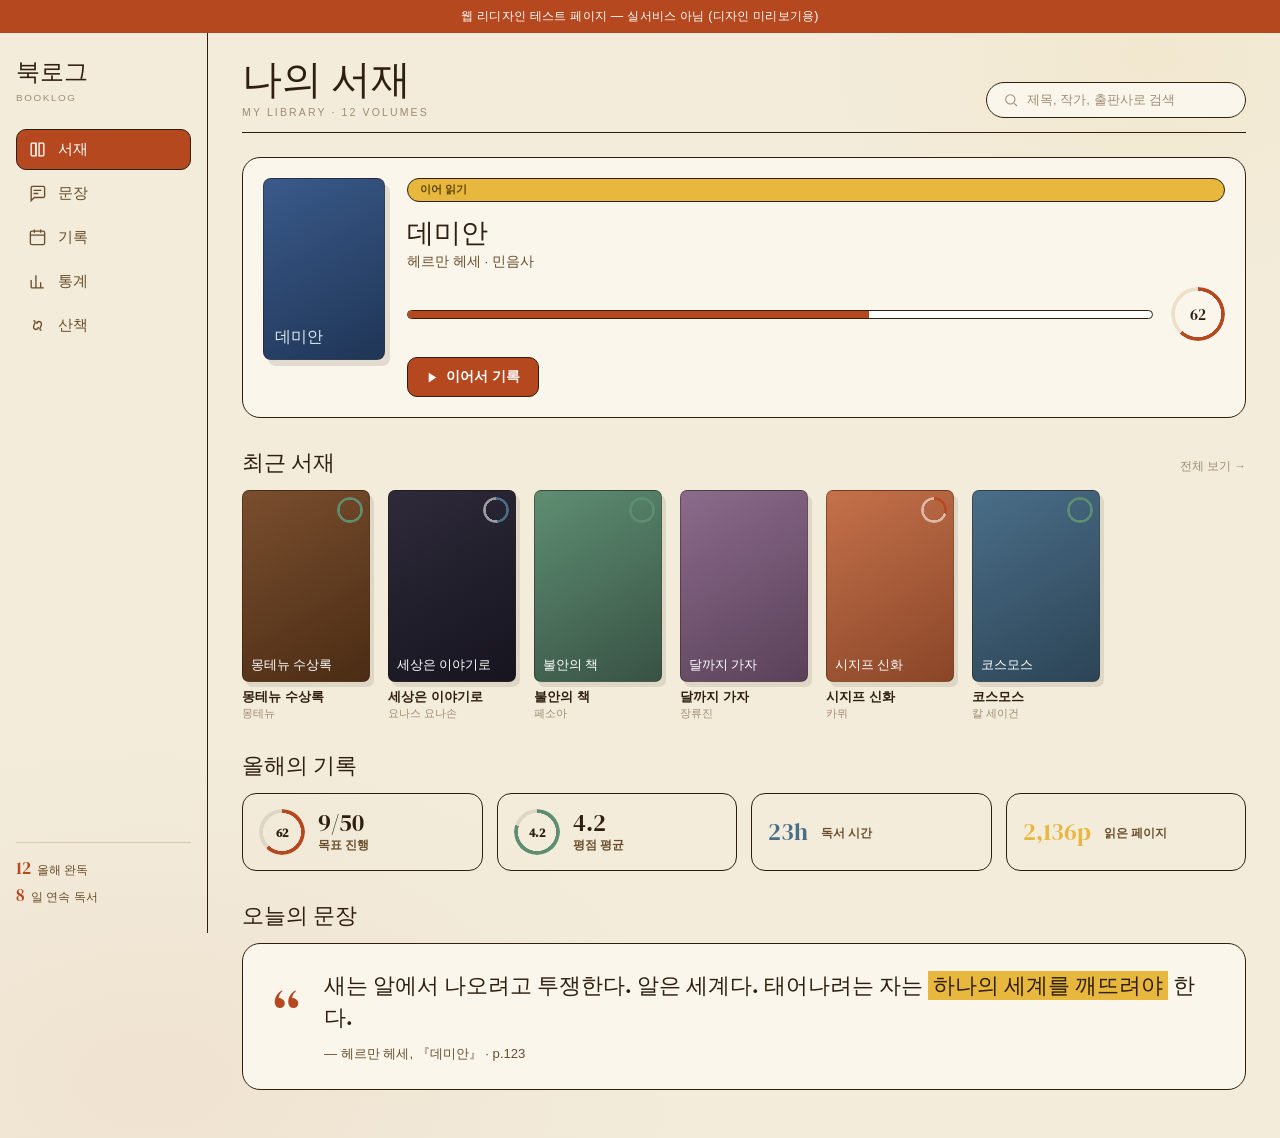
<file: web-redesign.html>
<!DOCTYPE html>
<html lang="ko">
<head>
<meta charset="UTF-8">
<meta name="viewport" content="width=device-width, initial-scale=1.0">
<title>북로그 — 웹 리디자인 테스트</title>
<link rel="preconnect" href="https://fonts.googleapis.com">
<link rel="preconnect" href="https://fonts.gstatic.com" crossorigin>
<link href="https://fonts.googleapis.com/css2?family=DM+Serif+Display:ital@0;1&family=Pretendard:wght@300;400;500;600;700&display=swap" rel="stylesheet">
<style>
  *,*::before,*::after{box-sizing:border-box;margin:0;padding:0;}
  :root{
    --bg:#f3ecdb; --card:#fbf6ec; --line:#2e1f0e; --line-soft:#d8c8a8;
    --tx1:#2e1f0e; --tx2:#6a4d2a; --tx3:#a08c72;
    --acc:#b5481f;            /* 클레이 레드 포인트 */
    --gold:#e8b73e; --sage:#5e8e72; --slate:#4a6e88; --mauve:#8b6b8b;
    --ff:'Pretendard','Apple SD Gothic Neo',sans-serif;
    --fs:'DM Serif Display',Georgia,serif;
  }
  body{font-family:var(--ff);color:var(--tx1);background:var(--bg);min-height:100vh;
    background-image:radial-gradient(ellipse 70% 50% at 12% 95%,rgba(181,72,31,.06),transparent 60%),
                     radial-gradient(ellipse 50% 40% at 90% 5%,rgba(232,183,62,.07),transparent 55%);}
  .layout{display:grid;grid-template-columns:208px 1fr;min-height:100vh;}

  /* ── 사이드바 ── */
  .side{border-right:1.5px solid var(--line);padding:22px 16px;display:flex;flex-direction:column;position:sticky;top:0;height:100vh;}
  .side-logo{font-family:var(--fs);font-size:1.5rem;color:var(--tx1);margin-bottom:4px;}
  .side-tag{font-size:.62rem;letter-spacing:.16em;color:var(--tx3);text-transform:uppercase;margin-bottom:26px;}
  .nav-i{display:flex;align-items:center;gap:11px;padding:10px 11px;border-radius:10px;color:var(--tx2);font-size:.92rem;cursor:pointer;margin-bottom:3px;border:1.5px solid transparent;transition:all .13s;}
  .nav-i svg{width:19px;height:19px;stroke-width:1.7;flex-shrink:0;}
  .nav-i:hover{background:rgba(181,72,31,.06);}
  .nav-i.on{background:var(--acc);color:#fff;border-color:var(--line);}
  .side-foot{margin-top:auto;border-top:1.5px solid var(--line-soft);padding-top:14px;}
  .side-stat{display:flex;align-items:baseline;gap:6px;font-size:.74rem;color:var(--tx2);margin-bottom:4px;}
  .side-stat b{font-family:var(--fs);font-size:1.05rem;color:var(--acc);font-weight:400;}

  /* ── 메인 ── */
  .main{padding:26px 34px 48px;max-width:1100px;}
  .masthead{display:flex;align-items:flex-end;justify-content:space-between;border-bottom:1.5px solid var(--line);padding-bottom:14px;margin-bottom:24px;}
  .masthead h1{font-family:var(--fs);font-size:2.5rem;font-weight:400;line-height:1;}
  .masthead .sub{font-size:.66rem;letter-spacing:.2em;color:var(--tx3);text-transform:uppercase;margin-top:7px;}
  .search{display:flex;align-items:center;gap:8px;border:1.5px solid var(--line);border-radius:999px;padding:8px 16px;background:var(--card);font-size:.82rem;color:var(--tx3);width:260px;}
  .search svg{width:16px;height:16px;}

  .sec-row{display:flex;align-items:baseline;justify-content:space-between;margin:30px 0 13px;}
  .sec-row h2{font-family:var(--fs);font-size:1.35rem;font-weight:400;}
  .sec-row a{font-size:.74rem;color:var(--tx3);text-decoration:none;}

  /* 이어 읽기 히어로 */
  .hero{display:flex;gap:22px;background:var(--card);border:1.5px solid var(--line);border-radius:18px;padding:20px;}
  .hero-cover{width:122px;height:182px;border-radius:8px;flex-shrink:0;border:1.5px solid rgba(46,31,14,.4);
    background:linear-gradient(150deg,#3a5a8a,#1f3556);color:#dfe7f2;display:flex;align-items:flex-end;padding:11px;font-family:var(--fs);font-size:1rem;box-shadow:5px 6px 0 rgba(46,31,14,.12);}
  .hero-info{flex:1;min-width:0;display:flex;flex-direction:column;}
  .pill{display:inline-block;font-size:.66rem;font-weight:600;padding:4px 12px;border-radius:999px;border:1.5px solid var(--line);background:var(--gold);color:#5a4500;}
  .hero h3{font-family:var(--fs);font-size:1.7rem;font-weight:400;margin:12px 0 2px;}
  .hero .by{font-size:.85rem;color:var(--tx2);margin-bottom:auto;}
  .hero-prog{display:flex;align-items:center;gap:18px;margin-top:16px;}
  .bar{flex:1;height:9px;border:1.5px solid var(--line);border-radius:999px;background:#fff;overflow:hidden;}
  .bar>i{display:block;height:100%;background:var(--acc);}
  .donut{position:relative;width:54px;height:54px;flex-shrink:0;display:flex;align-items:center;justify-content:center;}
  .donut::before{content:'';position:absolute;inset:0;border-radius:50%;background:conic-gradient(var(--acc) var(--p),#ece0c8 0);-webkit-mask:radial-gradient(transparent 60%,#000 61%);mask:radial-gradient(transparent 60%,#000 61%);}
  .donut b{position:relative;font-family:var(--fs);font-size:.95rem;color:var(--tx1);font-weight:400;}
  .hero-btn{margin-top:16px;align-self:flex-start;display:inline-flex;align-items:center;gap:7px;background:var(--acc);color:#fff;border:1.5px solid var(--line);border-radius:10px;padding:10px 18px;font-family:var(--ff);font-size:.86rem;font-weight:600;cursor:pointer;}

  /* 표지 그리드 */
  .grid{display:grid;grid-template-columns:repeat(auto-fill,minmax(116px,1fr));gap:18px;}
  .bk{cursor:pointer;}
  .bk-cover{position:relative;aspect-ratio:2/3;border-radius:7px;border:1.5px solid rgba(46,31,14,.35);overflow:hidden;display:flex;align-items:flex-end;padding:8px;color:#fff;font-family:var(--fs);font-size:.82rem;line-height:1.2;box-shadow:4px 5px 0 rgba(46,31,14,.1);}
  .bk-cover .g{position:absolute;top:6px;right:6px;width:26px;height:26px;border-radius:50%;background:conic-gradient(var(--gc) var(--p),rgba(255,255,255,.55) 0);-webkit-mask:radial-gradient(transparent 56%,#000 57%);mask:radial-gradient(transparent 56%,#000 57%);}
  .bk-t{font-size:.8rem;font-weight:600;margin-top:7px;white-space:nowrap;overflow:hidden;text-overflow:ellipsis;}
  .bk-a{font-size:.7rem;color:var(--tx3);}

  /* 통계 스트립 */
  .stats{display:grid;grid-template-columns:repeat(4,1fr);gap:14px;}
  .stat{border:1.5px solid var(--line);border-radius:14px;padding:15px 16px;display:flex;align-items:center;gap:13px;}
  .stat .n{font-family:var(--fs);font-size:1.5rem;line-height:1;}
  .stat .l{font-size:.72rem;color:var(--tx2);font-weight:600;margin-top:3px;}
  .bigdonut{position:relative;width:46px;height:46px;flex-shrink:0;display:flex;align-items:center;justify-content:center;}
  .bigdonut::before{content:'';position:absolute;inset:0;border-radius:50%;background:conic-gradient(var(--c) var(--p),rgba(46,31,14,.1) 0);-webkit-mask:radial-gradient(transparent 58%,#000 59%);mask:radial-gradient(transparent 58%,#000 59%);}
  .bigdonut b{position:relative;font-family:var(--fs);font-size:.78rem;}

  /* 문장 인용 (에디토리얼) */
  .quote{border:1.5px solid var(--line);border-radius:18px;padding:26px 30px;background:var(--card);display:flex;gap:24px;align-items:center;}
  .quote-mark{font-family:var(--fs);font-size:4rem;color:var(--acc);line-height:.7;}
  .quote p{font-family:var(--fs);font-size:1.35rem;line-height:1.5;color:var(--tx1);}
  .quote .hl{background:var(--gold);padding:0 5px;}
  .quote .src{font-size:.82rem;color:var(--tx2);margin-top:10px;}

  .banner{background:var(--acc);color:#fff;text-align:center;font-size:.78rem;padding:8px;letter-spacing:.02em;}
  @media(max-width:760px){ .layout{grid-template-columns:1fr;} .side{position:static;height:auto;flex-direction:row;flex-wrap:wrap;align-items:center;gap:8px;} .side-foot,.side-tag{display:none;} .side-logo{margin:0 12px 0 0;} .nav-i{margin:0;padding:7px 10px;} .stats{grid-template-columns:1fr 1fr;} .main{padding:18px;} }
</style>
</head>
<body>
<div class="banner">웹 리디자인 테스트 페이지 — 실서비스 아님 (디자인 미리보기용)</div>
<div class="layout">

  <aside class="side">
    <div class="side-logo">북로그</div>
    <div class="side-tag">Booklog</div>
    <nav>
      <div class="nav-i on"><svg viewBox="0 0 24 24" fill="none" stroke="currentColor"><path d="M4 19V5a1 1 0 0 1 1-1h5v16H5a1 1 0 0 1-1-1z"/><path d="M14 4h5a1 1 0 0 1 1 1v14a1 1 0 0 1-1 1h-5z"/><path d="M10 4v16"/></svg>서재</div>
      <div class="nav-i"><svg viewBox="0 0 24 24" fill="none" stroke="currentColor"><path d="M7 8h10M7 12h6"/><path d="M21 15a2 2 0 0 1-2 2H8l-4 4V5a2 2 0 0 1 2-2h13a2 2 0 0 1 2 2z"/></svg>문장</div>
      <div class="nav-i"><svg viewBox="0 0 24 24" fill="none" stroke="currentColor"><rect x="3" y="4" width="18" height="17" rx="2"/><path d="M3 9h18M8 2v4M16 2v4"/></svg>기록</div>
      <div class="nav-i"><svg viewBox="0 0 24 24" fill="none" stroke="currentColor"><path d="M4 20V10M10 20V4M16 20v-7M4 20h16"/></svg>통계</div>
      <div class="nav-i"><svg viewBox="0 0 24 24" fill="none" stroke="currentColor"><path d="M17 18a2 2 0 0 1-2-2c0-2 2-3 2-6a3 3 0 0 0-6 0"/><path d="M7 6a2 2 0 0 1 2 2c0 2-2 3-2 6a3 3 0 0 0 6 0"/></svg>산책</div>
    </nav>
    <div class="side-foot">
      <div class="side-stat"><b>12</b> 올해 완독</div>
      <div class="side-stat"><b>8</b> 일 연속 독서</div>
    </div>
  </aside>

  <main class="main">
    <div class="masthead">
      <div><h1>나의 서재</h1><div class="sub">My Library · 12 Volumes</div></div>
      <div class="search"><svg viewBox="0 0 24 24" fill="none" stroke="currentColor" stroke-width="1.6"><circle cx="11" cy="11" r="7"/><path d="M21 21l-4-4"/></svg> 제목, 작가, 출판사로 검색</div>
    </div>

    <div class="hero">
      <div class="hero-cover">데미안</div>
      <div class="hero-info">
        <span class="pill">이어 읽기</span>
        <h3>데미안</h3>
        <div class="by">헤르만 헤세 · 민음사</div>
        <div class="hero-prog">
          <div class="bar"><i style="width:62%"></i></div>
          <div class="donut" style="--p:62%"><b>62</b></div>
        </div>
        <button class="hero-btn"><svg width="13" height="13" viewBox="0 0 24 24" fill="currentColor"><polygon points="5,3 19,12 5,21"/></svg> 이어서 기록</button>
      </div>
    </div>

    <div class="sec-row"><h2>최근 서재</h2><a href="#">전체 보기 →</a></div>
    <div class="grid">
      <div class="bk"><div class="bk-cover" style="background:linear-gradient(150deg,#7a4e2e,#4a2c14);">몽테뉴 수상록<span class="g" style="--gc:#5e8e72;--p:100%"></span></div><div class="bk-t">몽테뉴 수상록</div><div class="bk-a">몽테뉴</div></div>
      <div class="bk"><div class="bk-cover" style="background:linear-gradient(150deg,#2e2a3a,#16141f);">세상은 이야기로<span class="g" style="--gc:#4a6e88;--p:48%"></span></div><div class="bk-t">세상은 이야기로</div><div class="bk-a">요나스 요나손</div></div>
      <div class="bk"><div class="bk-cover" style="background:linear-gradient(150deg,#5e8e72,#385244);">불안의 책<span class="g" style="--gc:#5e8e72;--p:100%"></span></div><div class="bk-t">불안의 책</div><div class="bk-a">페소아</div></div>
      <div class="bk"><div class="bk-cover" style="background:linear-gradient(150deg,#8b6b8b,#5a4159);">달까지 가자</div><div class="bk-t">달까지 가자</div><div class="bk-a">장류진</div></div>
      <div class="bk"><div class="bk-cover" style="background:linear-gradient(150deg,#c4714a,#8a4628);">시지프 신화<span class="g" style="--gc:#b5481f;--p:30%"></span></div><div class="bk-t">시지프 신화</div><div class="bk-a">카뮈</div></div>
      <div class="bk"><div class="bk-cover" style="background:linear-gradient(150deg,#4a6e88,#2c4456);">코스모스<span class="g" style="--gc:#5e8e72;--p:100%"></span></div><div class="bk-t">코스모스</div><div class="bk-a">칼 세이건</div></div>
    </div>

    <div class="sec-row"><h2>올해의 기록</h2></div>
    <div class="stats">
      <div class="stat"><div class="bigdonut" style="--p:62%;--c:var(--acc)"><b>62</b></div><div><div class="n">9/50</div><div class="l">목표 진행</div></div></div>
      <div class="stat"><div class="bigdonut" style="--p:80%;--c:var(--sage)"><b>4.2</b></div><div><div class="n">4.2</div><div class="l">평점 평균</div></div></div>
      <div class="stat"><div class="n" style="color:var(--slate)">23h</div><div><div class="l">독서 시간</div></div></div>
      <div class="stat"><div class="n" style="color:var(--gold)">2,136p</div><div><div class="l">읽은 페이지</div></div></div>
    </div>

    <div class="sec-row"><h2>오늘의 문장</h2></div>
    <div class="quote">
      <div class="quote-mark">&ldquo;</div>
      <div>
        <p>새는 알에서 나오려고 투쟁한다. 알은 세계다. 태어나려는 자는 <span class="hl">하나의 세계를 깨뜨려야</span> 한다.</p>
        <div class="src">— 헤르만 헤세, 『데미안』 · p.123</div>
      </div>
    </div>
  </main>

</div>
</body>
</html>
</file>
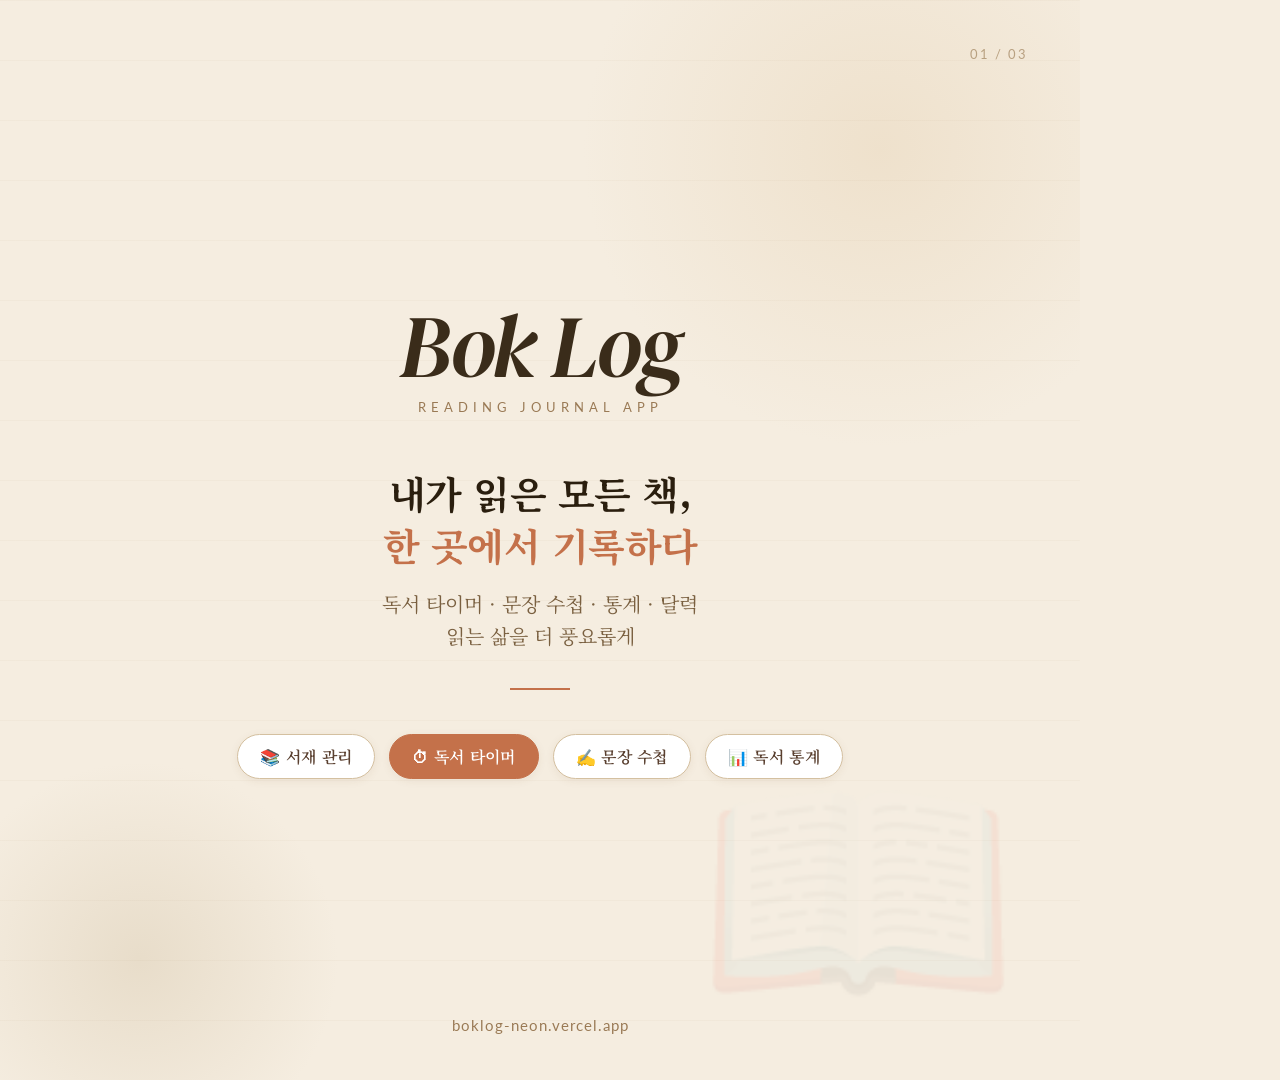
<file: promo/insta-slide1.html>
<!DOCTYPE html>
<html lang="ko">
<head>
<meta charset="UTF-8">
<style>
  @import url('https://fonts.googleapis.com/css2?family=Noto+Serif+KR:wght@400;600;700&family=DM+Serif+Display:ital@0;1&family=Lato:wght@300;400;700&display=swap');

  * { margin: 0; padding: 0; box-sizing: border-box; }

  body {
    width: 1080px;
    height: 1080px;
    overflow: hidden;
    font-family: 'Noto Serif KR', serif;
    background: #f5ede0;
  }

  .slide {
    width: 1080px;
    height: 1080px;
    background: #f5ede0;
    position: relative;
    display: flex;
    flex-direction: column;
    align-items: center;
    justify-content: center;
    overflow: hidden;
  }

  /* 배경 장식 */
  .bg-circle1 {
    position: absolute;
    width: 600px; height: 600px;
    border-radius: 50%;
    background: radial-gradient(circle, #e8d5b8 0%, transparent 70%);
    top: -150px; right: -100px;
    opacity: .5;
  }
  .bg-circle2 {
    position: absolute;
    width: 400px; height: 400px;
    border-radius: 50%;
    background: radial-gradient(circle, #d4c4a8 0%, transparent 70%);
    bottom: -80px; left: -60px;
    opacity: .4;
  }
  .bg-lines {
    position: absolute;
    inset: 0;
    background-image: repeating-linear-gradient(
      0deg,
      transparent,
      transparent 59px,
      rgba(180,155,120,.12) 60px
    );
  }

  /* 로고 */
  .logo-area {
    position: relative;
    z-index: 2;
    text-align: center;
    margin-bottom: 52px;
  }
  .logo-text {
    font-family: 'DM Serif Display', serif;
    font-style: italic;
    font-size: 88px;
    color: #3a2c1a;
    letter-spacing: -2px;
    line-height: 1;
  }
  .logo-sub {
    font-family: 'Lato', sans-serif;
    font-size: 13px;
    letter-spacing: 5px;
    text-transform: uppercase;
    color: #9a7a55;
    margin-top: 10px;
  }

  /* 태그라인 */
  .tagline {
    position: relative;
    z-index: 2;
    text-align: center;
  }
  .tagline-main {
    font-size: 38px;
    font-weight: 700;
    color: #2a1e0e;
    line-height: 1.35;
    letter-spacing: -0.5px;
  }
  .tagline-main em {
    font-style: normal;
    color: #c4714a;
  }
  .tagline-sub {
    font-size: 20px;
    font-weight: 400;
    color: #7a6040;
    margin-top: 18px;
    line-height: 1.6;
  }

  /* 데코 구분선 */
  .deco-line {
    width: 60px;
    height: 2px;
    background: #c4714a;
    margin: 36px auto;
    position: relative;
    z-index: 2;
  }

  /* 미니 기능 칩 */
  .chips {
    display: flex;
    gap: 14px;
    flex-wrap: wrap;
    justify-content: center;
    position: relative;
    z-index: 2;
    margin-top: 8px;
  }
  .chip {
    background: #fff;
    border: 1.5px solid #d4c0a0;
    border-radius: 50px;
    padding: 10px 22px;
    font-size: 16px;
    color: #5a4030;
    font-weight: 600;
    letter-spacing: .3px;
    box-shadow: 0 2px 8px rgba(120,80,40,.08);
  }
  .chip.accent {
    background: #c4714a;
    border-color: #c4714a;
    color: #fff;
  }

  /* 하단 URL */
  .bottom-url {
    position: absolute;
    bottom: 46px;
    left: 50%;
    transform: translateX(-50%);
    font-family: 'Lato', sans-serif;
    font-size: 15px;
    color: #9a7a55;
    letter-spacing: 1px;
    z-index: 2;
  }

  /* 슬라이드 번호 */
  .slide-num {
    position: absolute;
    top: 46px; right: 52px;
    font-family: 'Lato', sans-serif;
    font-size: 13px;
    color: #b8a080;
    letter-spacing: 2px;
    z-index: 2;
  }

  /* 오픈 북 일러스트 */
  .book-deco {
    position: absolute;
    bottom: 80px;
    right: 60px;
    opacity: .07;
    font-size: 260px;
    line-height: 1;
    z-index: 1;
  }
</style>
</head>
<body>
<div class="slide">
  <div class="bg-circle1"></div>
  <div class="bg-circle2"></div>
  <div class="bg-lines"></div>

  <div class="book-deco">📖</div>

  <div class="slide-num">01 / 03</div>

  <div class="logo-area">
    <div class="logo-text">Bok Log</div>
    <div class="logo-sub">Reading Journal App</div>
  </div>

  <div class="tagline">
    <div class="tagline-main">
      내가 읽은 모든 책,<br>
      <em>한 곳에서 기록하다</em>
    </div>
    <div class="tagline-sub">
      독서 타이머 · 문장 수첩 · 통계 · 달력<br>
      읽는 삶을 더 풍요롭게
    </div>
  </div>

  <div class="deco-line"></div>

  <div class="chips">
    <div class="chip">📚 서재 관리</div>
    <div class="chip accent">⏱ 독서 타이머</div>
    <div class="chip">✍ 문장 수첩</div>
    <div class="chip">📊 독서 통계</div>
  </div>

  <div class="bottom-url">boklog-neon.vercel.app</div>
</div>
</body>
</html>
</file>
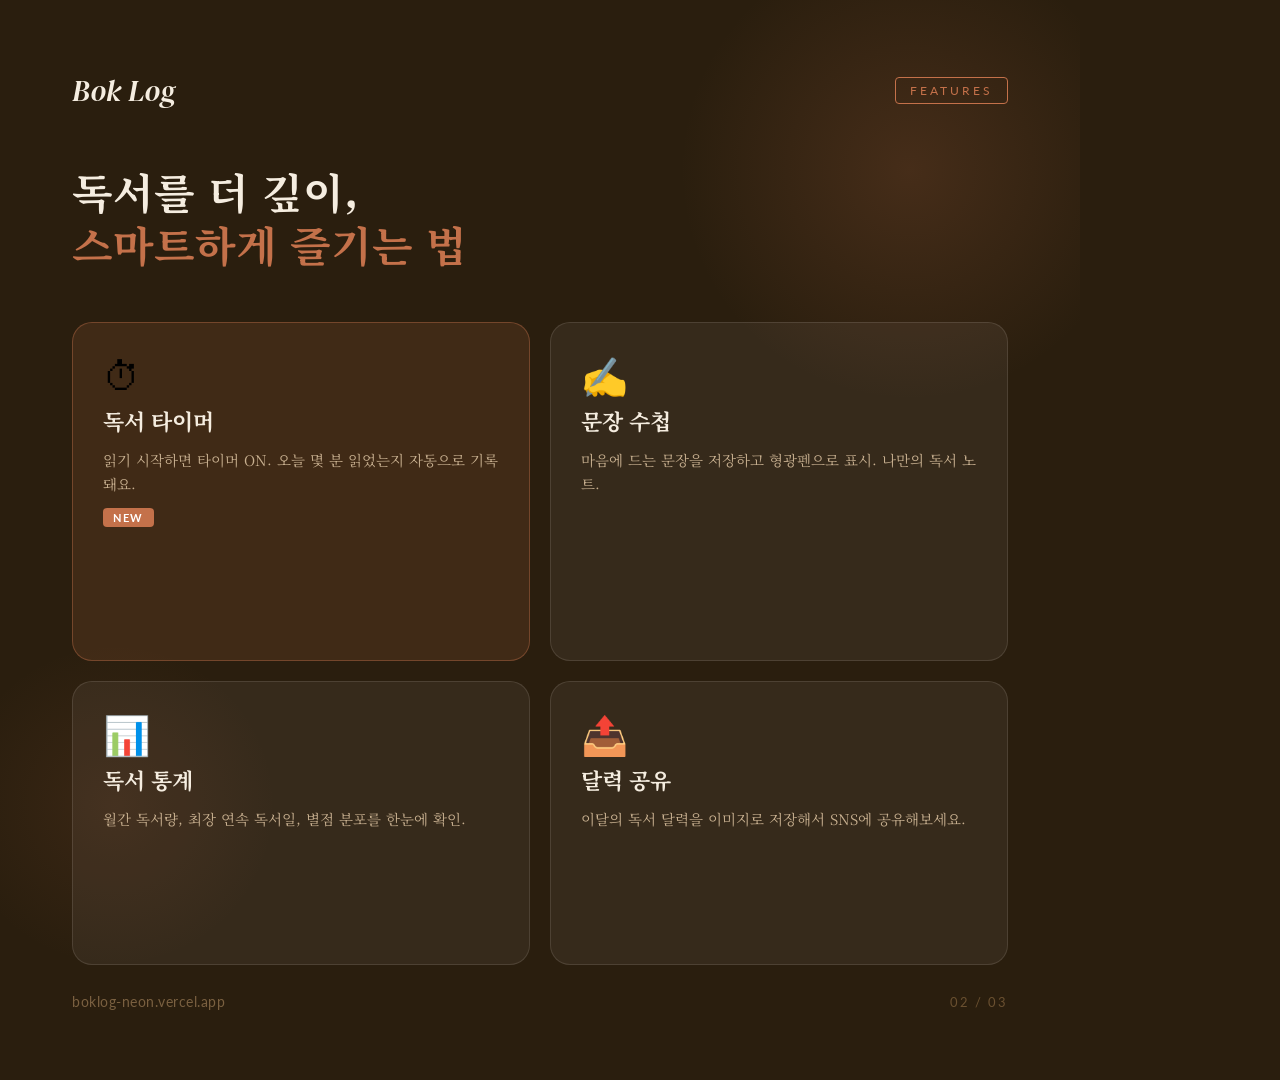
<file: promo/insta-slide2.html>
<!DOCTYPE html>
<html lang="ko">
<head>
<meta charset="UTF-8">
<style>
  @import url('https://fonts.googleapis.com/css2?family=Noto+Serif+KR:wght@400;600;700&family=DM+Serif+Display:ital@0;1&family=Lato:wght@300;400;700&display=swap');

  * { margin: 0; padding: 0; box-sizing: border-box; }

  body {
    width: 1080px;
    height: 1080px;
    overflow: hidden;
    font-family: 'Noto Serif KR', serif;
    background: #2a1e0e;
  }

  .slide {
    width: 1080px;
    height: 1080px;
    background: #2a1e0e;
    position: relative;
    display: flex;
    flex-direction: column;
    padding: 70px 72px;
    overflow: hidden;
  }

  /* 배경 장식 */
  .bg-glow {
    position: absolute;
    width: 500px; height: 500px;
    border-radius: 50%;
    background: radial-gradient(circle, rgba(196,113,74,.18) 0%, transparent 65%);
    top: -80px; right: -80px;
  }
  .bg-glow2 {
    position: absolute;
    width: 350px; height: 350px;
    border-radius: 50%;
    background: radial-gradient(circle, rgba(196,113,74,.10) 0%, transparent 65%);
    bottom: 100px; left: -60px;
  }

  /* 헤더 */
  .header {
    display: flex;
    align-items: center;
    justify-content: space-between;
    margin-bottom: 54px;
    position: relative; z-index: 2;
  }
  .header-logo {
    font-family: 'DM Serif Display', serif;
    font-style: italic;
    font-size: 30px;
    color: #f5ede0;
  }
  .header-tag {
    font-family: 'Lato', sans-serif;
    font-size: 12px;
    letter-spacing: 3px;
    text-transform: uppercase;
    color: #c4714a;
    border: 1px solid #c4714a;
    border-radius: 4px;
    padding: 5px 14px;
  }

  /* 타이틀 */
  .section-title {
    font-size: 42px;
    font-weight: 700;
    color: #f5ede0;
    line-height: 1.25;
    margin-bottom: 52px;
    position: relative; z-index: 2;
  }
  .section-title em {
    color: #c4714a;
    font-style: normal;
  }

  /* 기능 카드 그리드 */
  .feature-grid {
    display: grid;
    grid-template-columns: 1fr 1fr;
    gap: 20px;
    position: relative; z-index: 2;
    flex: 1;
  }
  .feature-card {
    background: rgba(245, 237, 224, .06);
    border: 1px solid rgba(245, 237, 224, .12);
    border-radius: 20px;
    padding: 32px 30px;
    display: flex;
    flex-direction: column;
    gap: 12px;
    transition: all .2s;
  }
  .feature-card.highlight {
    background: rgba(196, 113, 74, .15);
    border-color: rgba(196, 113, 74, .4);
  }
  .feature-icon {
    font-size: 38px;
    line-height: 1;
  }
  .feature-name {
    font-size: 22px;
    font-weight: 700;
    color: #f5ede0;
    letter-spacing: -.3px;
  }
  .feature-desc {
    font-size: 14.5px;
    color: #c8b090;
    line-height: 1.65;
  }
  .feature-badge {
    display: inline-block;
    background: #c4714a;
    color: #fff;
    font-size: 11px;
    font-family: 'Lato', sans-serif;
    font-weight: 700;
    letter-spacing: 1.5px;
    text-transform: uppercase;
    border-radius: 4px;
    padding: 3px 10px;
    width: fit-content;
  }

  /* 하단 */
  .bottom {
    display: flex;
    align-items: center;
    justify-content: space-between;
    margin-top: 28px;
    position: relative; z-index: 2;
  }
  .bottom-url {
    font-family: 'Lato', sans-serif;
    font-size: 14px;
    color: #7a6040;
    letter-spacing: .5px;
  }
  .slide-num {
    font-family: 'Lato', sans-serif;
    font-size: 13px;
    color: #6a5030;
    letter-spacing: 2px;
  }
</style>
</head>
<body>
<div class="slide">
  <div class="bg-glow"></div>
  <div class="bg-glow2"></div>

  <div class="header">
    <div class="header-logo">Bok Log</div>
    <div class="header-tag">Features</div>
  </div>

  <div class="section-title">
    독서를 더 깊이,<br>
    <em>스마트하게 즐기는 법</em>
  </div>

  <div class="feature-grid">
    <div class="feature-card highlight">
      <div class="feature-icon">⏱</div>
      <div class="feature-name">독서 타이머</div>
      <div class="feature-desc">읽기 시작하면 타이머 ON. 오늘 몇 분 읽었는지 자동으로 기록돼요.</div>
      <div class="feature-badge">New</div>
    </div>

    <div class="feature-card">
      <div class="feature-icon">✍️</div>
      <div class="feature-name">문장 수첩</div>
      <div class="feature-desc">마음에 드는 문장을 저장하고 형광펜으로 표시. 나만의 독서 노트.</div>
    </div>

    <div class="feature-card">
      <div class="feature-icon">📊</div>
      <div class="feature-name">독서 통계</div>
      <div class="feature-desc">월간 독서량, 최장 연속 독서일, 별점 분포를 한눈에 확인.</div>
    </div>

    <div class="feature-card">
      <div class="feature-icon">📤</div>
      <div class="feature-name">달력 공유</div>
      <div class="feature-desc">이달의 독서 달력을 이미지로 저장해서 SNS에 공유해보세요.</div>
    </div>
  </div>

  <div class="bottom">
    <div class="bottom-url">boklog-neon.vercel.app</div>
    <div class="slide-num">02 / 03</div>
  </div>
</div>
</body>
</html>
</file>
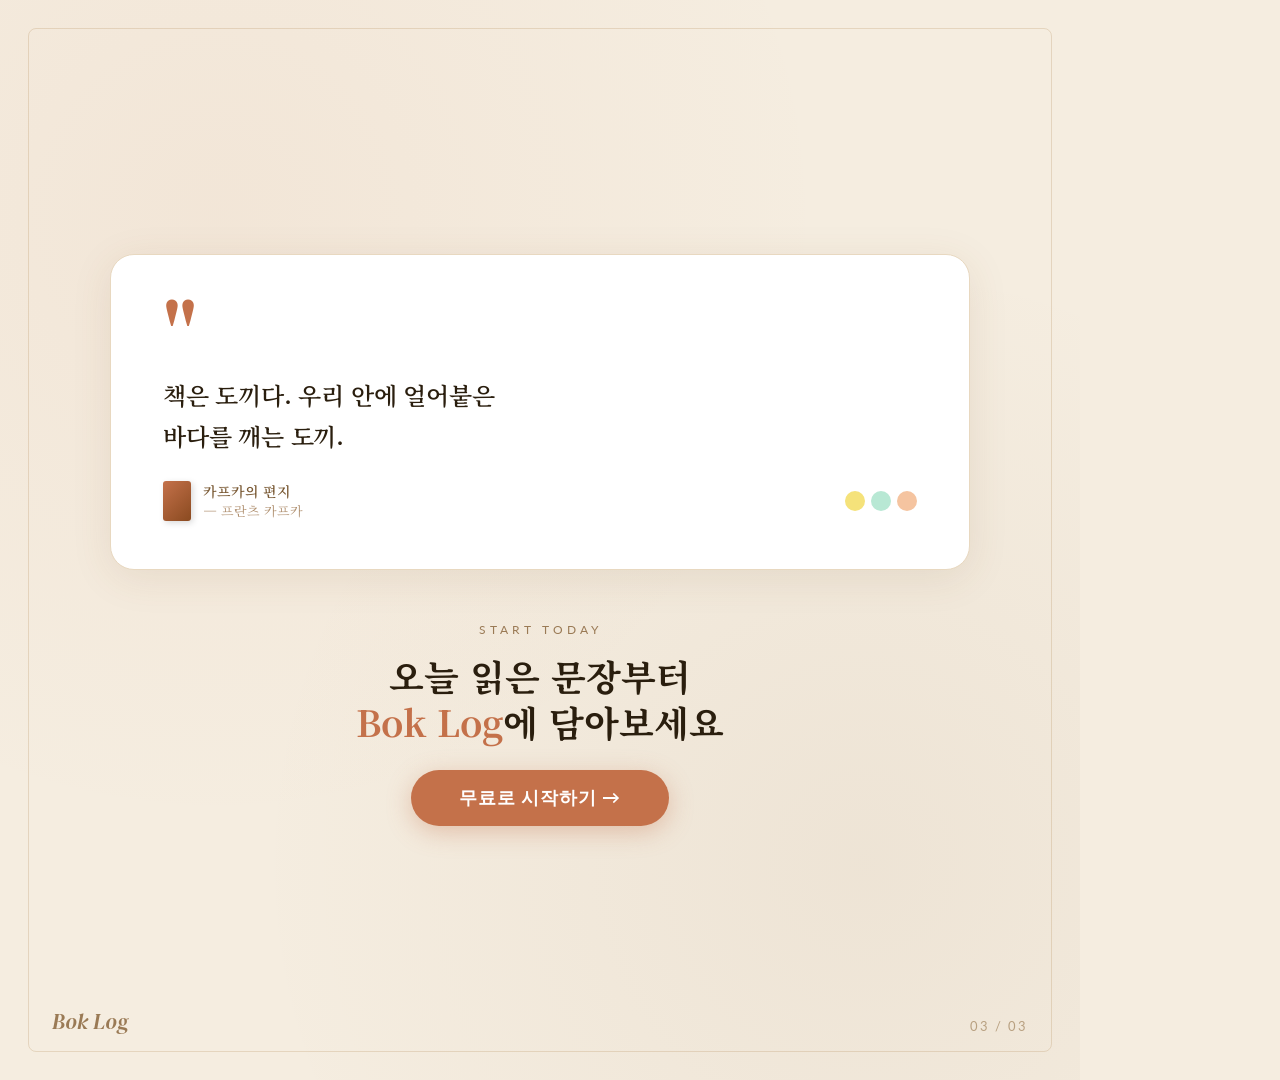
<file: promo/insta-slide3.html>
<!DOCTYPE html>
<html lang="ko">
<head>
<meta charset="UTF-8">
<style>
  @import url('https://fonts.googleapis.com/css2?family=Noto+Serif+KR:wght@400;600;700&family=DM+Serif+Display:ital@0;1&family=Lato:wght@300;400;700&display=swap');

  * { margin: 0; padding: 0; box-sizing: border-box; }

  body {
    width: 1080px;
    height: 1080px;
    overflow: hidden;
    font-family: 'Noto Serif KR', serif;
    background: #f5ede0;
  }

  .slide {
    width: 1080px;
    height: 1080px;
    background: #f5ede0;
    position: relative;
    display: flex;
    flex-direction: column;
    align-items: center;
    justify-content: center;
    overflow: hidden;
    padding: 70px;
  }

  /* 배경 */
  .bg-pattern {
    position: absolute;
    inset: 0;
    background-image:
      radial-gradient(circle at 20% 20%, rgba(196,113,74,.06) 0%, transparent 50%),
      radial-gradient(circle at 80% 80%, rgba(120,80,40,.06) 0%, transparent 50%);
  }
  .bg-border {
    position: absolute;
    inset: 28px;
    border: 1.5px solid rgba(180,140,90,.25);
    border-radius: 8px;
    pointer-events: none;
  }

  /* 인용구 박스 */
  .quote-box {
    background: #fff;
    border-radius: 24px;
    padding: 48px 52px;
    width: 100%;
    max-width: 860px;
    box-shadow: 0 8px 40px rgba(120,80,40,.10);
    border: 1px solid #e8d8c0;
    position: relative;
    z-index: 2;
    margin-bottom: 52px;
  }
  .quote-mark {
    font-family: 'DM Serif Display', serif;
    font-size: 80px;
    color: #c4714a;
    line-height: .7;
    margin-bottom: 16px;
    display: block;
  }
  .quote-text {
    font-size: 24px;
    font-weight: 600;
    color: #2a1e0e;
    line-height: 1.7;
    letter-spacing: -.2px;
    margin-bottom: 24px;
  }
  .quote-meta {
    display: flex;
    align-items: center;
    gap: 12px;
  }
  .quote-cover {
    width: 28px; height: 40px;
    background: linear-gradient(135deg, #c4714a, #8a4a20);
    border-radius: 3px;
    flex-shrink: 0;
    box-shadow: 2px 2px 6px rgba(0,0,0,.15);
  }
  .quote-book {
    font-size: 14px;
    color: #7a5a35;
    font-weight: 600;
  }
  .quote-author {
    font-size: 13px;
    color: #b09070;
  }
  .hl-badge {
    margin-left: auto;
    display: flex;
    gap: 6px;
  }
  .hl-dot {
    width: 20px; height: 20px;
    border-radius: 50%;
  }

  /* CTA */
  .cta-area {
    text-align: center;
    position: relative; z-index: 2;
  }
  .cta-label {
    font-family: 'Lato', sans-serif;
    font-size: 12px;
    letter-spacing: 4px;
    text-transform: uppercase;
    color: #9a7a55;
    margin-bottom: 16px;
  }
  .cta-text {
    font-size: 36px;
    font-weight: 700;
    color: #2a1e0e;
    line-height: 1.3;
    margin-bottom: 24px;
  }
  .cta-text em {
    color: #c4714a;
    font-style: normal;
  }
  .cta-btn {
    display: inline-block;
    background: #c4714a;
    color: #fff;
    font-family: 'Lato', sans-serif;
    font-size: 18px;
    font-weight: 700;
    letter-spacing: 1px;
    padding: 16px 48px;
    border-radius: 50px;
    box-shadow: 0 6px 24px rgba(196,113,74,.35);
  }

  /* 하단 */
  .slide-num {
    position: absolute;
    bottom: 46px; right: 52px;
    font-family: 'Lato', sans-serif;
    font-size: 13px;
    color: #b8a080;
    letter-spacing: 2px;
    z-index: 2;
  }
  .logo-small {
    position: absolute;
    bottom: 44px; left: 52px;
    font-family: 'DM Serif Display', serif;
    font-style: italic;
    font-size: 22px;
    color: #9a7a55;
    z-index: 2;
  }
</style>
</head>
<body>
<div class="slide">
  <div class="bg-pattern"></div>
  <div class="bg-border"></div>

  <!-- 문장 카드 예시 -->
  <div class="quote-box">
    <span class="quote-mark">"</span>
    <div class="quote-text">
      책은 도끼다. 우리 안에 얼어붙은<br>
      바다를 깨는 도끼.
    </div>
    <div class="quote-meta">
      <div class="quote-cover"></div>
      <div>
        <div class="quote-book">카프카의 편지</div>
        <div class="quote-author">— 프란츠 카프카</div>
      </div>
      <div class="hl-badge">
        <div class="hl-dot" style="background:#f5e27a;"></div>
        <div class="hl-dot" style="background:#b8e8d4;"></div>
        <div class="hl-dot" style="background:#f5c4a0;"></div>
      </div>
    </div>
  </div>

  <!-- CTA -->
  <div class="cta-area">
    <div class="cta-label">Start Today</div>
    <div class="cta-text">
      오늘 읽은 문장부터<br>
      <em>Bok Log</em>에 담아보세요
    </div>
    <div class="cta-btn">무료로 시작하기 →</div>
  </div>

  <div class="logo-small">Bok Log</div>
  <div class="slide-num">03 / 03</div>
</div>
</body>
</html>
</file>
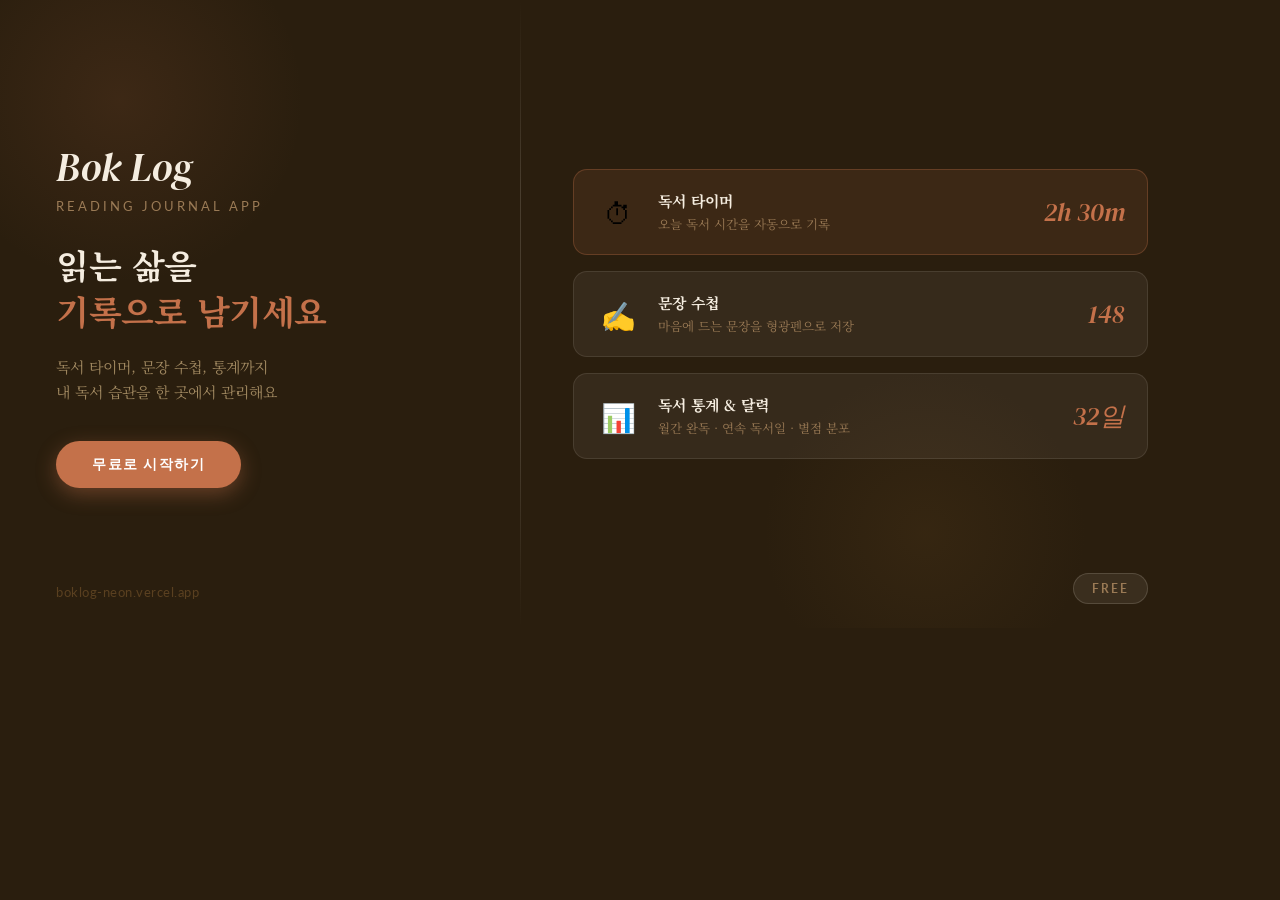
<file: promo/x-banner.html>
<!DOCTYPE html>
<html lang="ko">
<head>
<meta charset="UTF-8">
<style>
  @import url('https://fonts.googleapis.com/css2?family=Noto+Serif+KR:wght@400;600;700&family=DM+Serif+Display:ital@0;1&family=Lato:wght@300;400;700&display=swap');

  * { margin: 0; padding: 0; box-sizing: border-box; }

  body {
    width: 1200px;
    height: 628px;
    overflow: hidden;
    font-family: 'Noto Serif KR', serif;
    background: #2a1e0e;
  }

  .banner {
    width: 1200px;
    height: 628px;
    background: #2a1e0e;
    display: flex;
    position: relative;
    overflow: hidden;
  }

  /* 좌측 패널 */
  .left {
    width: 520px;
    flex-shrink: 0;
    display: flex;
    flex-direction: column;
    justify-content: center;
    padding: 60px 56px;
    position: relative;
    z-index: 2;
  }

  .logo {
    font-family: 'DM Serif Display', serif;
    font-style: italic;
    font-size: 40px;
    color: #f5ede0;
    margin-bottom: 28px;
  }
  .logo span {
    font-size: 13px;
    font-family: 'Lato', sans-serif;
    font-style: normal;
    letter-spacing: 3px;
    text-transform: uppercase;
    color: #9a7a55;
    display: block;
    margin-top: 4px;
  }

  .main-copy {
    font-size: 34px;
    font-weight: 700;
    color: #f5ede0;
    line-height: 1.35;
    letter-spacing: -.5px;
    margin-bottom: 20px;
  }
  .main-copy em {
    color: #c4714a;
    font-style: normal;
  }

  .sub-copy {
    font-size: 15px;
    color: #a08860;
    line-height: 1.7;
    margin-bottom: 36px;
  }

  .cta {
    display: inline-block;
    background: #c4714a;
    color: #fff;
    font-family: 'Lato', sans-serif;
    font-size: 14px;
    font-weight: 700;
    letter-spacing: 1.5px;
    text-transform: uppercase;
    padding: 14px 36px;
    border-radius: 50px;
    width: fit-content;
    box-shadow: 0 6px 20px rgba(196,113,74,.4);
  }

  /* 중앙 구분선 */
  .divider {
    width: 1px;
    background: linear-gradient(180deg, transparent, rgba(245,237,224,.15) 30%, rgba(245,237,224,.15) 70%, transparent);
    position: relative;
    z-index: 2;
  }

  /* 우측 패널 */
  .right {
    flex: 1;
    display: flex;
    flex-direction: column;
    justify-content: center;
    padding: 48px 52px;
    gap: 16px;
    position: relative;
    z-index: 2;
  }

  /* 미니 카드들 */
  .mini-card {
    background: rgba(245,237,224,.06);
    border: 1px solid rgba(245,237,224,.10);
    border-radius: 14px;
    padding: 20px 22px;
    display: flex;
    align-items: center;
    gap: 18px;
  }
  .mini-card.accent {
    background: rgba(196,113,74,.12);
    border-color: rgba(196,113,74,.3);
  }
  .mini-icon {
    font-size: 28px;
    flex-shrink: 0;
    width: 44px;
    text-align: center;
  }
  .mini-info {}
  .mini-name {
    font-size: 15px;
    font-weight: 700;
    color: #f5ede0;
    margin-bottom: 4px;
  }
  .mini-desc {
    font-size: 12.5px;
    color: #9a7a55;
    line-height: 1.5;
  }
  .mini-stat {
    margin-left: auto;
    font-family: 'DM Serif Display', serif;
    font-style: italic;
    font-size: 26px;
    color: #c4714a;
    flex-shrink: 0;
  }

  /* 배경 장식 */
  .bg-glow-l {
    position: absolute;
    width: 400px; height: 400px;
    border-radius: 50%;
    background: radial-gradient(circle, rgba(196,113,74,.12) 0%, transparent 65%);
    top: -100px; left: -80px;
  }
  .bg-glow-r {
    position: absolute;
    width: 350px; height: 350px;
    border-radius: 50%;
    background: radial-gradient(circle, rgba(100,70,30,.2) 0%, transparent 65%);
    bottom: -80px; right: 100px;
  }

  /* 하단 URL */
  .url-tag {
    position: absolute;
    bottom: 28px;
    left: 56px;
    font-family: 'Lato', sans-serif;
    font-size: 13px;
    color: #5a4020;
    letter-spacing: .5px;
    z-index: 2;
  }

  /* 우측 하단 배지 */
  .free-badge {
    position: absolute;
    bottom: 24px; right: 52px;
    background: rgba(245,237,224,.08);
    border: 1px solid rgba(245,237,224,.15);
    border-radius: 20px;
    padding: 7px 18px;
    font-family: 'Lato', sans-serif;
    font-size: 12px;
    font-weight: 700;
    letter-spacing: 2px;
    text-transform: uppercase;
    color: #9a7a55;
    z-index: 2;
  }
</style>
</head>
<body>
<div class="banner">
  <div class="bg-glow-l"></div>
  <div class="bg-glow-r"></div>

  <!-- 좌측 -->
  <div class="left">
    <div class="logo">
      Bok Log
      <span>Reading Journal App</span>
    </div>

    <div class="main-copy">
      읽는 삶을<br>
      <em>기록으로 남기세요</em>
    </div>

    <div class="sub-copy">
      독서 타이머, 문장 수첩, 통계까지<br>
      내 독서 습관을 한 곳에서 관리해요
    </div>

    <div class="cta">무료로 시작하기</div>
  </div>

  <div class="divider"></div>

  <!-- 우측 -->
  <div class="right">
    <div class="mini-card accent">
      <div class="mini-icon">⏱</div>
      <div class="mini-info">
        <div class="mini-name">독서 타이머</div>
        <div class="mini-desc">오늘 독서 시간을 자동으로 기록</div>
      </div>
      <div class="mini-stat">2h 30m</div>
    </div>

    <div class="mini-card">
      <div class="mini-icon">✍️</div>
      <div class="mini-info">
        <div class="mini-name">문장 수첩</div>
        <div class="mini-desc">마음에 드는 문장을 형광펜으로 저장</div>
      </div>
      <div class="mini-stat">148</div>
    </div>

    <div class="mini-card">
      <div class="mini-icon">📊</div>
      <div class="mini-info">
        <div class="mini-name">독서 통계 & 달력</div>
        <div class="mini-desc">월간 완독 · 연속 독서일 · 별점 분포</div>
      </div>
      <div class="mini-stat">32일</div>
    </div>
  </div>

  <div class="url-tag">boklog-neon.vercel.app</div>
  <div class="free-badge">Free</div>
</div>
</body>
</html>
</file>
